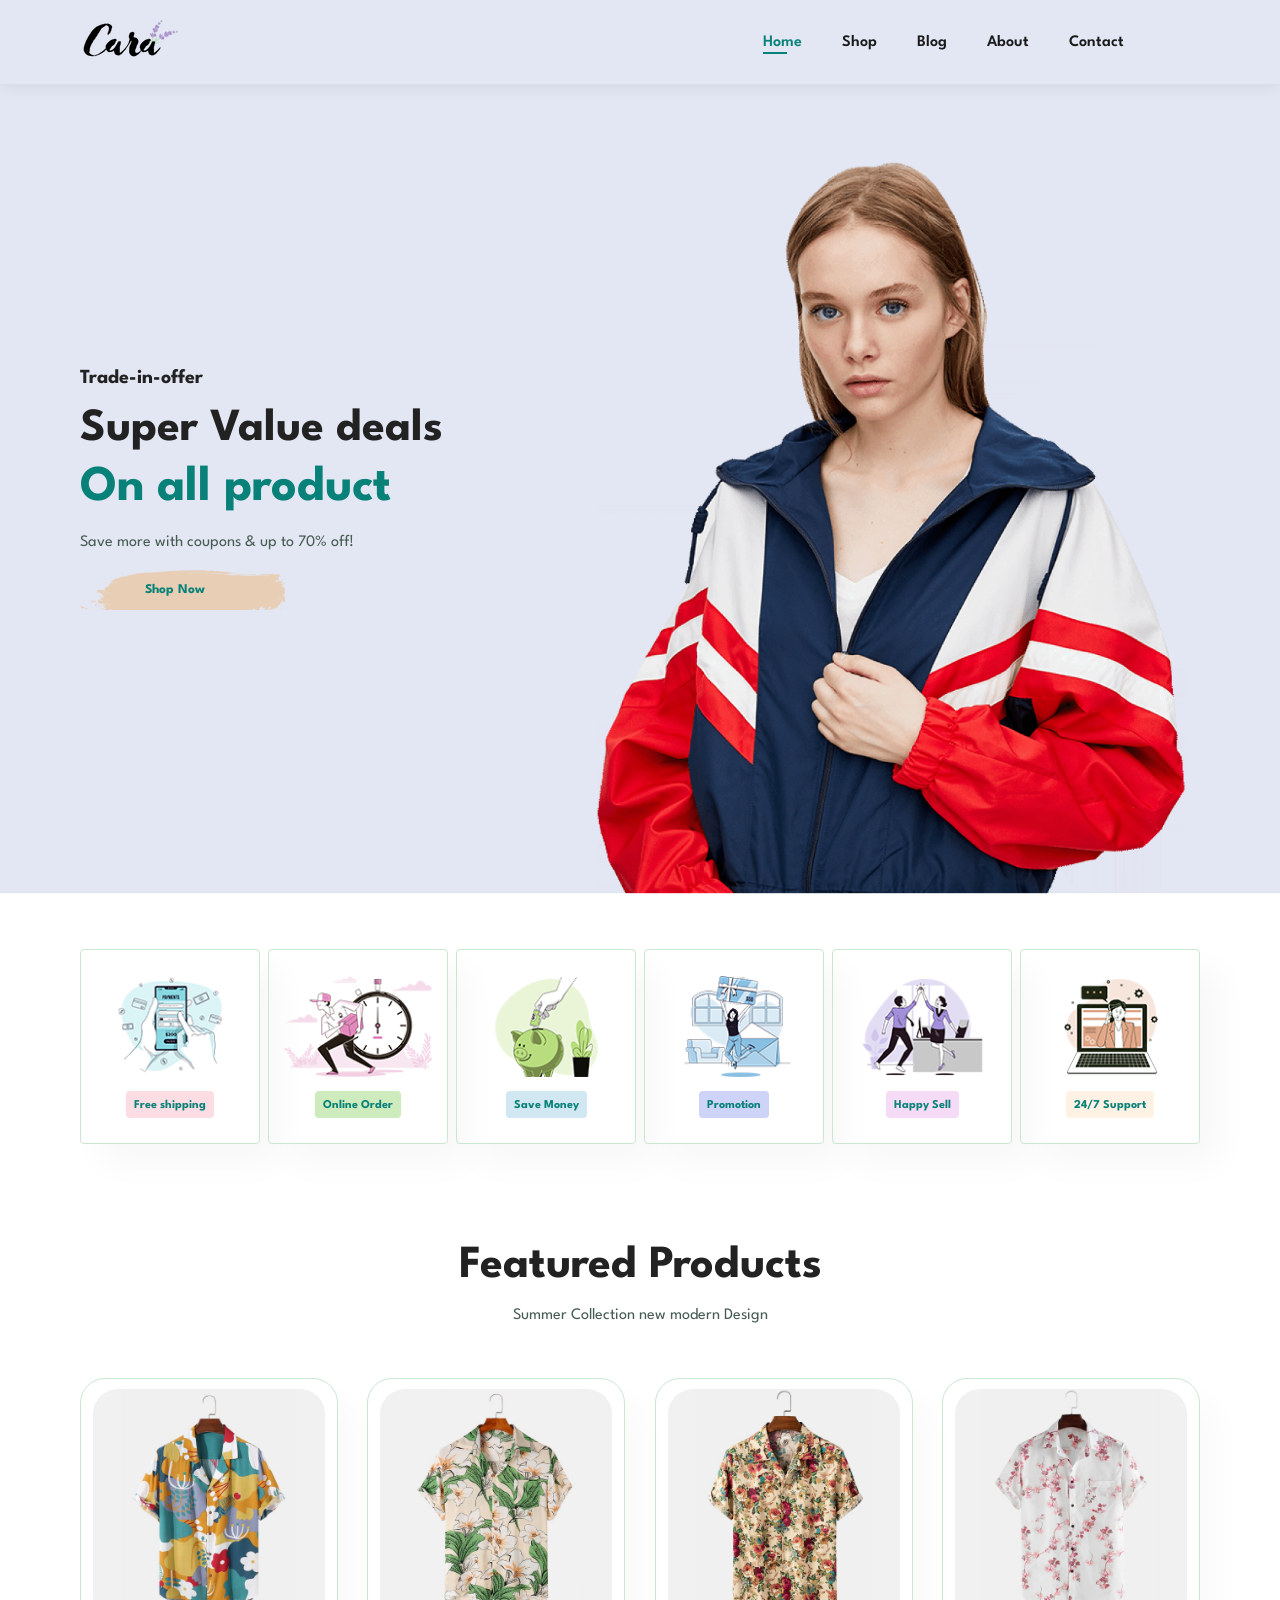
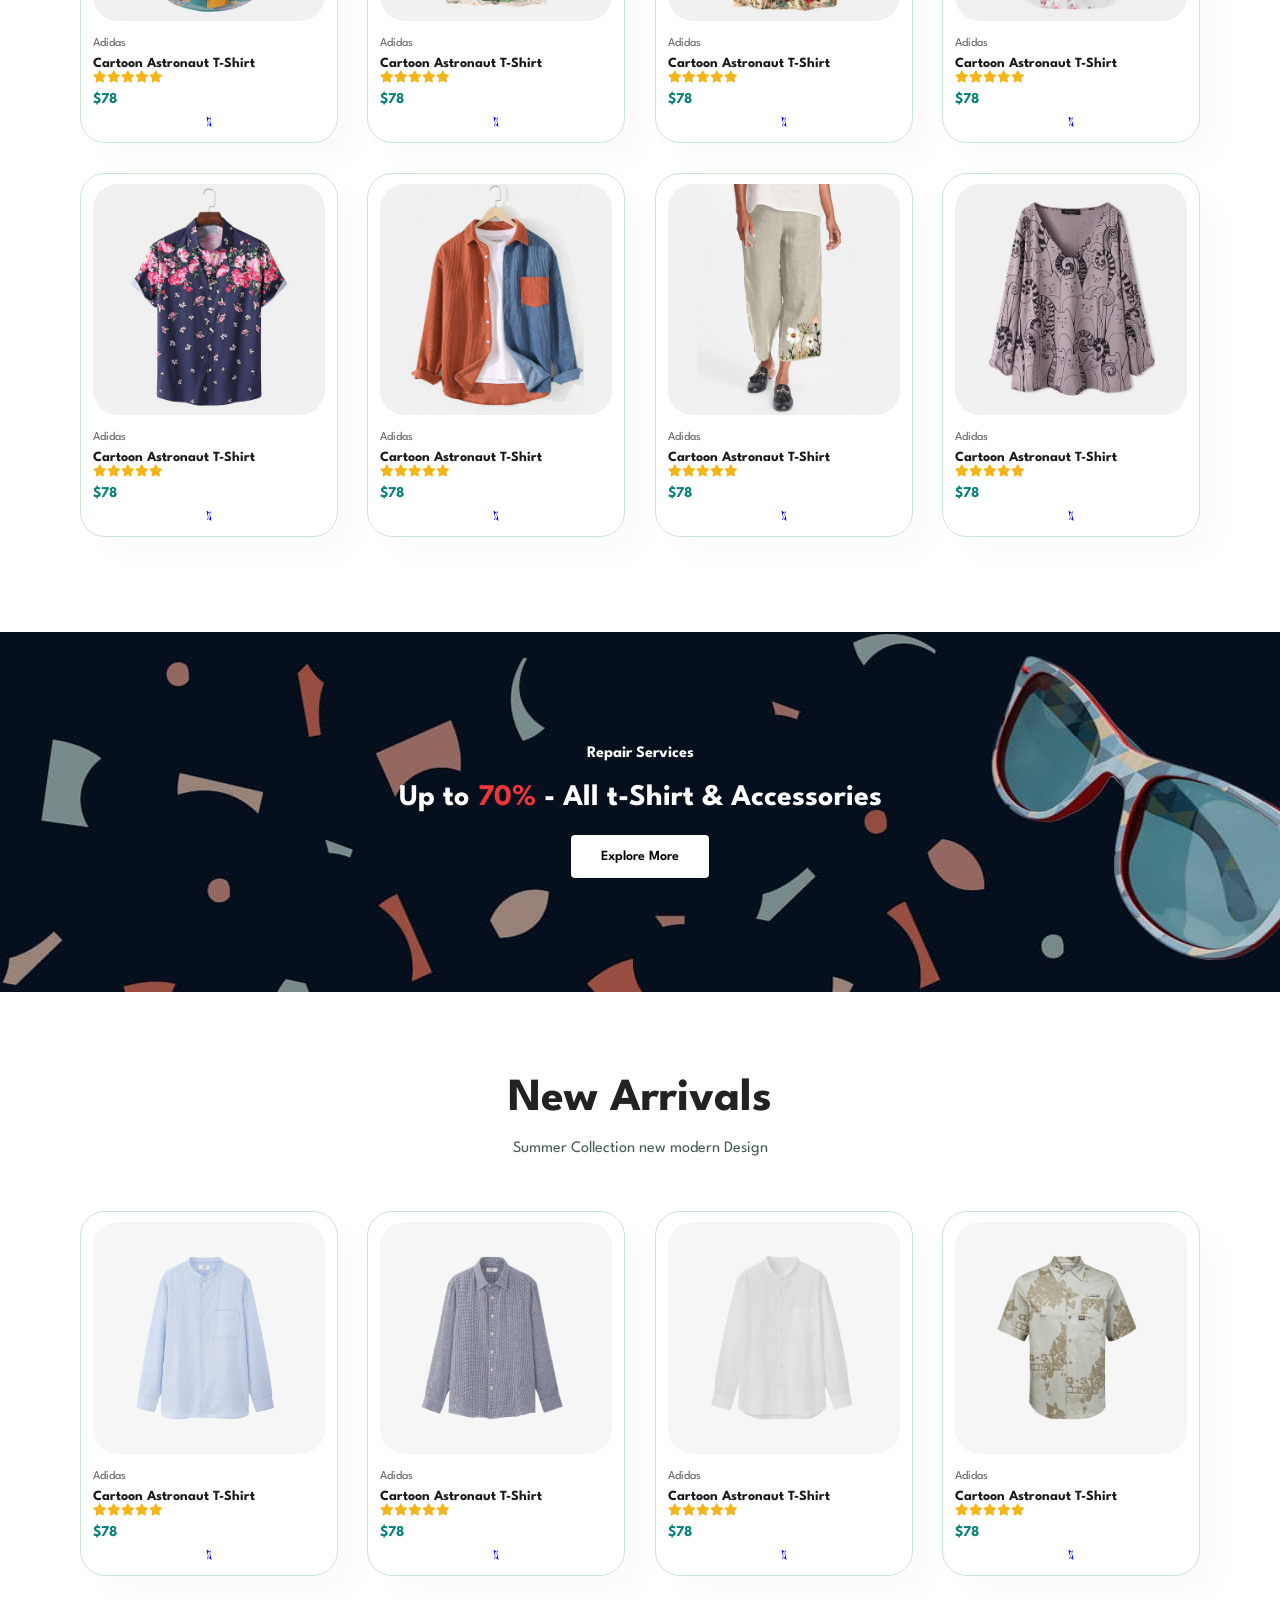
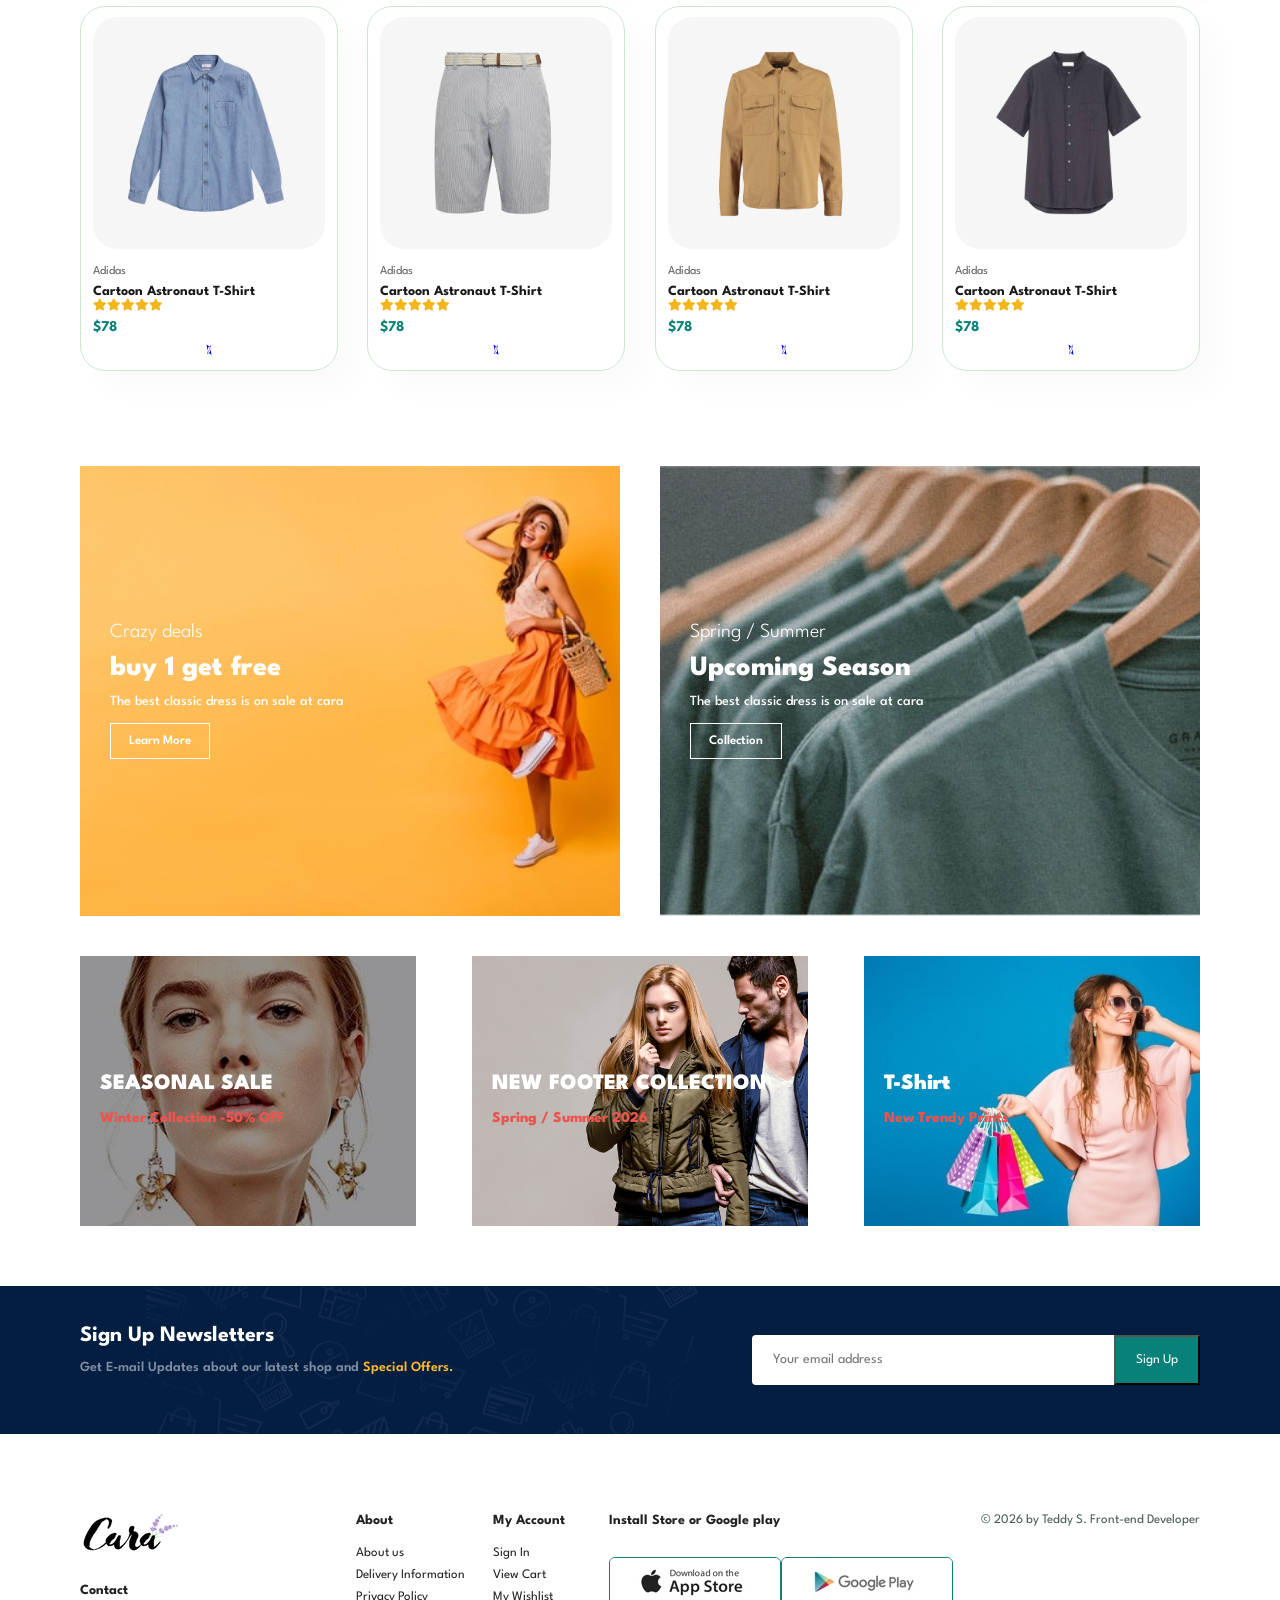
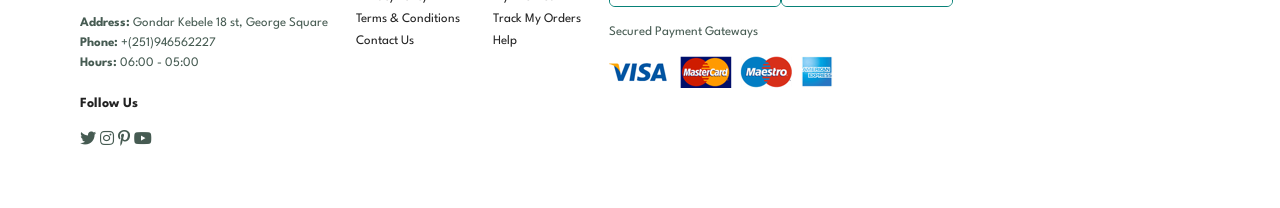
<file: index.html>
<!DOCTYPE html>
<html lang="en">

<head>
    <meta charset="UTF-8">
    <meta http-equiv="X-UA-Compatible" content="IE=edge">
    <meta name="viewport" content="width=device-width, initial-scale=1.0">
    <title>Teddy's E-Commerce Website</title>
    <link rel="stylesheet" href="https://pro.fontawesome.com/releases/v5.10.0/css/all.css">
    <link rel="stylesheet" href="style.css">
</head>

<body>

    <section id="header">
        <a href="#"><img src="img/logo.png" alt="logo"></a>
        <div>
            <ul id="navbar">
                <li><a class="active" href="index.html">Home</a></li>
                <li><a href="shop.html">Shop</a></li>
                <li><a href="blog.html">Blog</a></li>
                <li><a href="about.html">About</a></li>
                <li><a href="contact.html">Contact</a></li>
                <li><a class="lg-bag" href="cart.html"><i class="far fa-shopping-bag"></i></a></li>
                <a href="#" id="close"><i class="far fa-times"></i></a>
            </ul>
        </div>
        <div id="mobile">
            <a href="cart.html"><i class="far fa-shopping-bag"></i></a>
            <i id="bar" class="fas fa-outdent"></i>
        </div>
    </section>

    <section id="hero">
        <h4>Trade-in-offer</h4>
        <h2>Super Value deals</h2>
        <h1>On all product</h1>
        <p>Save more with coupons & up to 70% off!</p>
        <button>Shop Now</button>
    </section>

    <section id="feature" class="section-p1">
        <div class="fe-box"><img src="img/features/f1.png" alt=""><h6>Free shipping</h6></div>
        <div class="fe-box"><img src="img/features/f2.png" alt=""><h6>Online Order</h6></div>
        <div class="fe-box"><img src="img/features/f3.png" alt=""><h6>Save Money</h6></div>
        <div class="fe-box"><img src="img/features/f4.png" alt=""><h6>Promotion</h6></div>
        <div class="fe-box"><img src="img/features/f5.png" alt=""><h6>Happy Sell</h6></div>
        <div class="fe-box"><img src="img/features/f6.png" alt=""><h6>24/7 Support</h6></div>
    </section>

    <section id="product1" class="section-p1">
        <h2>Featured Products</h2>
        <p>Summer Collection new modern Design</p>
        <div class="pro-container">
            <div class="pro"><img src="img/products/f1.jpg" alt=""><div class="des"><span>Adidas</span><h5>Cartoon Astronaut T-Shirt</h5><div class="star"><i class="fas fa-star"></i><i class="fas fa-star"></i><i class="fas fa-star"></i><i class="fas fa-star"></i><i class="fas fa-star"></i></div><h4>$78</h4></div><a href="#"><i class="fal fa-shopping-cart"></i></a></div>
            <div class="pro"><img src="img/products/f2.jpg" alt=""><div class="des"><span>Adidas</span><h5>Cartoon Astronaut T-Shirt</h5><div class="star"><i class="fas fa-star"></i><i class="fas fa-star"></i><i class="fas fa-star"></i><i class="fas fa-star"></i><i class="fas fa-star"></i></div><h4>$78</h4></div><a href="#"><i class="fal fa-shopping-cart"></i></a></div>
            <div class="pro"><img src="img/products/f3.jpg" alt=""><div class="des"><span>Adidas</span><h5>Cartoon Astronaut T-Shirt</h5><div class="star"><i class="fas fa-star"></i><i class="fas fa-star"></i><i class="fas fa-star"></i><i class="fas fa-star"></i><i class="fas fa-star"></i></div><h4>$78</h4></div><a href="#"><i class="fal fa-shopping-cart"></i></a></div>
            <div class="pro"><img src="img/products/f4.jpg" alt=""><div class="des"><span>Adidas</span><h5>Cartoon Astronaut T-Shirt</h5><div class="star"><i class="fas fa-star"></i><i class="fas fa-star"></i><i class="fas fa-star"></i><i class="fas fa-star"></i><i class="fas fa-star"></i></div><h4>$78</h4></div><a href="#"><i class="fal fa-shopping-cart"></i></a></div>
            <div class="pro"><img src="img/products/f5.jpg" alt=""><div class="des"><span>Adidas</span><h5>Cartoon Astronaut T-Shirt</h5><div class="star"><i class="fas fa-star"></i><i class="fas fa-star"></i><i class="fas fa-star"></i><i class="fas fa-star"></i><i class="fas fa-star"></i></div><h4>$78</h4></div><a href="#"><i class="fal fa-shopping-cart"></i></a></div>
            <div class="pro"><img src="img/products/f6.jpg" alt=""><div class="des"><span>Adidas</span><h5>Cartoon Astronaut T-Shirt</h5><div class="star"><i class="fas fa-star"></i><i class="fas fa-star"></i><i class="fas fa-star"></i><i class="fas fa-star"></i><i class="fas fa-star"></i></div><h4>$78</h4></div><a href="#"><i class="fal fa-shopping-cart"></i></a></div>
            <div class="pro"><img src="img/products/f7.jpg" alt=""><div class="des"><span>Adidas</span><h5>Cartoon Astronaut T-Shirt</h5><div class="star"><i class="fas fa-star"></i><i class="fas fa-star"></i><i class="fas fa-star"></i><i class="fas fa-star"></i><i class="fas fa-star"></i></div><h4>$78</h4></div><a href="#"><i class="fal fa-shopping-cart"></i></a></div>
            <div class="pro"><img src="img/products/f8.jpg" alt=""><div class="des"><span>Adidas</span><h5>Cartoon Astronaut T-Shirt</h5><div class="star"><i class="fas fa-star"></i><i class="fas fa-star"></i><i class="fas fa-star"></i><i class="fas fa-star"></i><i class="fas fa-star"></i></div><h4>$78</h4></div><a href="#"><i class="fal fa-shopping-cart"></i></a></div>
        </div>
    </section>

    <section id="banner" class="section-m1">
        <h4>Repair Services</h4>
        <h2>Up to <span>70%</span> - All t-Shirt & Accessories</h2>
        <button class="normal">Explore More</button>
    </section>

    <section id="product1" class="section-p1">
        <h2>New Arrivals</h2>
        <p>Summer Collection new modern Design</p>
        <div class="pro-container">
            <div class="pro"><img src="img/products/n1.jpg" alt=""><div class="des"><span>Adidas</span><h5>Cartoon Astronaut T-Shirt</h5><div class="star"><i class="fas fa-star"></i><i class="fas fa-star"></i><i class="fas fa-star"></i><i class="fas fa-star"></i><i class="fas fa-star"></i></div><h4>$78</h4></div><a href="#"><i class="fal fa-shopping-cart"></i></a></div>
            <div class="pro"><img src="img/products/n2.jpg" alt=""><div class="des"><span>Adidas</span><h5>Cartoon Astronaut T-Shirt</h5><div class="star"><i class="fas fa-star"></i><i class="fas fa-star"></i><i class="fas fa-star"></i><i class="fas fa-star"></i><i class="fas fa-star"></i></div><h4>$78</h4></div><a href="#"><i class="fal fa-shopping-cart"></i></a></div>
            <div class="pro"><img src="img/products/n3.jpg" alt=""><div class="des"><span>Adidas</span><h5>Cartoon Astronaut T-Shirt</h5><div class="star"><i class="fas fa-star"></i><i class="fas fa-star"></i><i class="fas fa-star"></i><i class="fas fa-star"></i><i class="fas fa-star"></i></div><h4>$78</h4></div><a href="#"><i class="fal fa-shopping-cart"></i></a></div>
            <div class="pro"><img src="img/products/n4.jpg" alt=""><div class="des"><span>Adidas</span><h5>Cartoon Astronaut T-Shirt</h5><div class="star"><i class="fas fa-star"></i><i class="fas fa-star"></i><i class="fas fa-star"></i><i class="fas fa-star"></i><i class="fas fa-star"></i></div><h4>$78</h4></div><a href="#"><i class="fal fa-shopping-cart"></i></a></div>
            <div class="pro"><img src="img/products/n5.jpg" alt=""><div class="des"><span>Adidas</span><h5>Cartoon Astronaut T-Shirt</h5><div class="star"><i class="fas fa-star"></i><i class="fas fa-star"></i><i class="fas fa-star"></i><i class="fas fa-star"></i><i class="fas fa-star"></i></div><h4>$78</h4></div><a href="#"><i class="fal fa-shopping-cart"></i></a></div>
            <div class="pro"><img src="img/products/n6.jpg" alt=""><div class="des"><span>Adidas</span><h5>Cartoon Astronaut T-Shirt</h5><div class="star"><i class="fas fa-star"></i><i class="fas fa-star"></i><i class="fas fa-star"></i><i class="fas fa-star"></i><i class="fas fa-star"></i></div><h4>$78</h4></div><a href="#"><i class="fal fa-shopping-cart"></i></a></div>
            <div class="pro"><img src="img/products/n7.jpg" alt=""><div class="des"><span>Adidas</span><h5>Cartoon Astronaut T-Shirt</h5><div class="star"><i class="fas fa-star"></i><i class="fas fa-star"></i><i class="fas fa-star"></i><i class="fas fa-star"></i><i class="fas fa-star"></i></div><h4>$78</h4></div><a href="#"><i class="fal fa-shopping-cart"></i></a></div>
            <div class="pro"><img src="img/products/n8.jpg" alt=""><div class="des"><span>Adidas</span><h5>Cartoon Astronaut T-Shirt</h5><div class="star"><i class="fas fa-star"></i><i class="fas fa-star"></i><i class="fas fa-star"></i><i class="fas fa-star"></i><i class="fas fa-star"></i></div><h4>$78</h4></div><a href="#"><i class="fal fa-shopping-cart"></i></a></div>
        </div>
    </section>

    <section id="sm-banner" class="section-p1">
        <div class="banner-box"><h4>Crazy deals</h4><h2>buy 1 get free</h2><span>The best classic dress is on sale at cara</span><button class="white">Learn More</button></div>
        <div class="banner-box banner-box2"><h4>Spring / Summer</h4><h2>Upcoming Season</h2><span>The best classic dress is on sale at cara</span><button class="white">Collection</button></div>
    </section>

    <section id="banner3">
        <div class="banner-box"><h2>SEASONAL SALE</h2><h3>Winter Collection -50% OFF</h3></div>
        <div class="banner-box banner-box2"><h2>NEW FOOTER COLLECTION</h2><h3>Spring / Summer 2026</h3></div>
        <div class="banner-box banner-box3"><h2>T-Shirt</h2><h3>New Trendy Prints</h3></div>
    </section>

    <section id="newsletter" class="section-p1 section-m1">
        <div class="newstext"><h4>Sign Up Newsletters</h4><p>Get E-mail Updates about our latest shop and <span>Special Offers.</span></p></div>
        <div class="form"><input type="text" placeholder="Your email address"><button>Sign Up</button></div>
    </section>

    <footer class="section-p1">
        <div class="col"><img class="logo" src="img/logo.png" alt=""><h4>Contact</h4><p><strong>Address: </strong>Gondar Kebele 18 st, George Square</p><p><strong>Phone: </strong>+(251)946562227</p><p><strong>Hours: </strong>06:00 - 05:00</p><div class="follow"><h4>Follow Us</h4><div class="icon"><i class="fab fa-twitter"></i><i class="fab fa-instagram"></i><i class="fab fa-pinterest-p"></i><i class="fab fa-youtube"></i></div></div></div>
        <div class="col"><h4>About</h4><a href="#">About us</a><a href="#">Delivery Information</a><a href="#">Privacy Policy</a><a href="#">Terms & Conditions</a><a href="#">Contact Us</a></div>
        <div class="col"><h4>My Account</h4><a href="#">Sign In</a><a href="#">View Cart</a><a href="#">My Wishlist</a><a href="#">Track My Orders</a><a href="#">Help</a></div>
        <div class="col install"><h4>Install Store or Google play</h4><div class="row"><img src="img/pay/app.jpg" alt=""><img src="img/pay/play.jpg" alt=""></div><p>Secured Payment Gateways</p><img src="img/pay/pay.png" alt=""></div>
        <div class="copyright"><p>&copy; 2026 by Teddy S. Front-end Developer</p></div>
    </footer>

    <script src="script.js"></script>
</body>

</html>
</file>
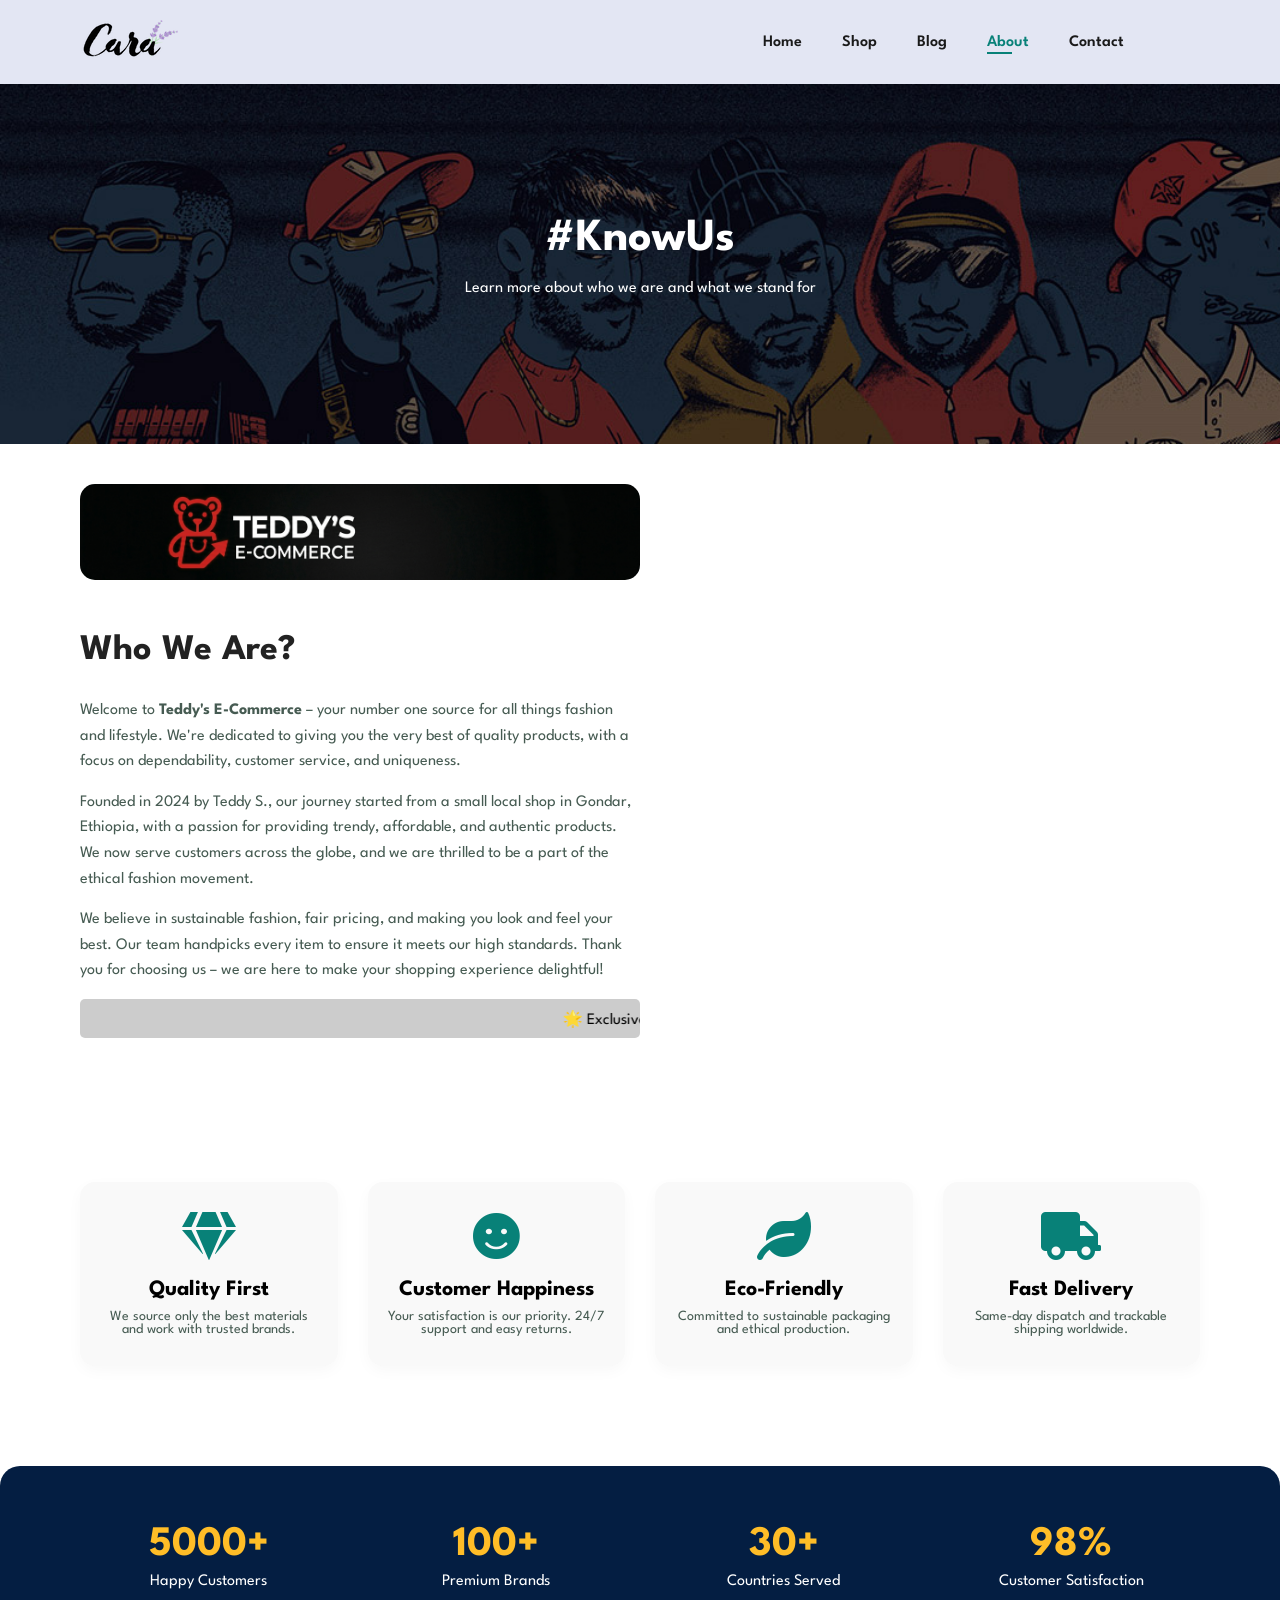
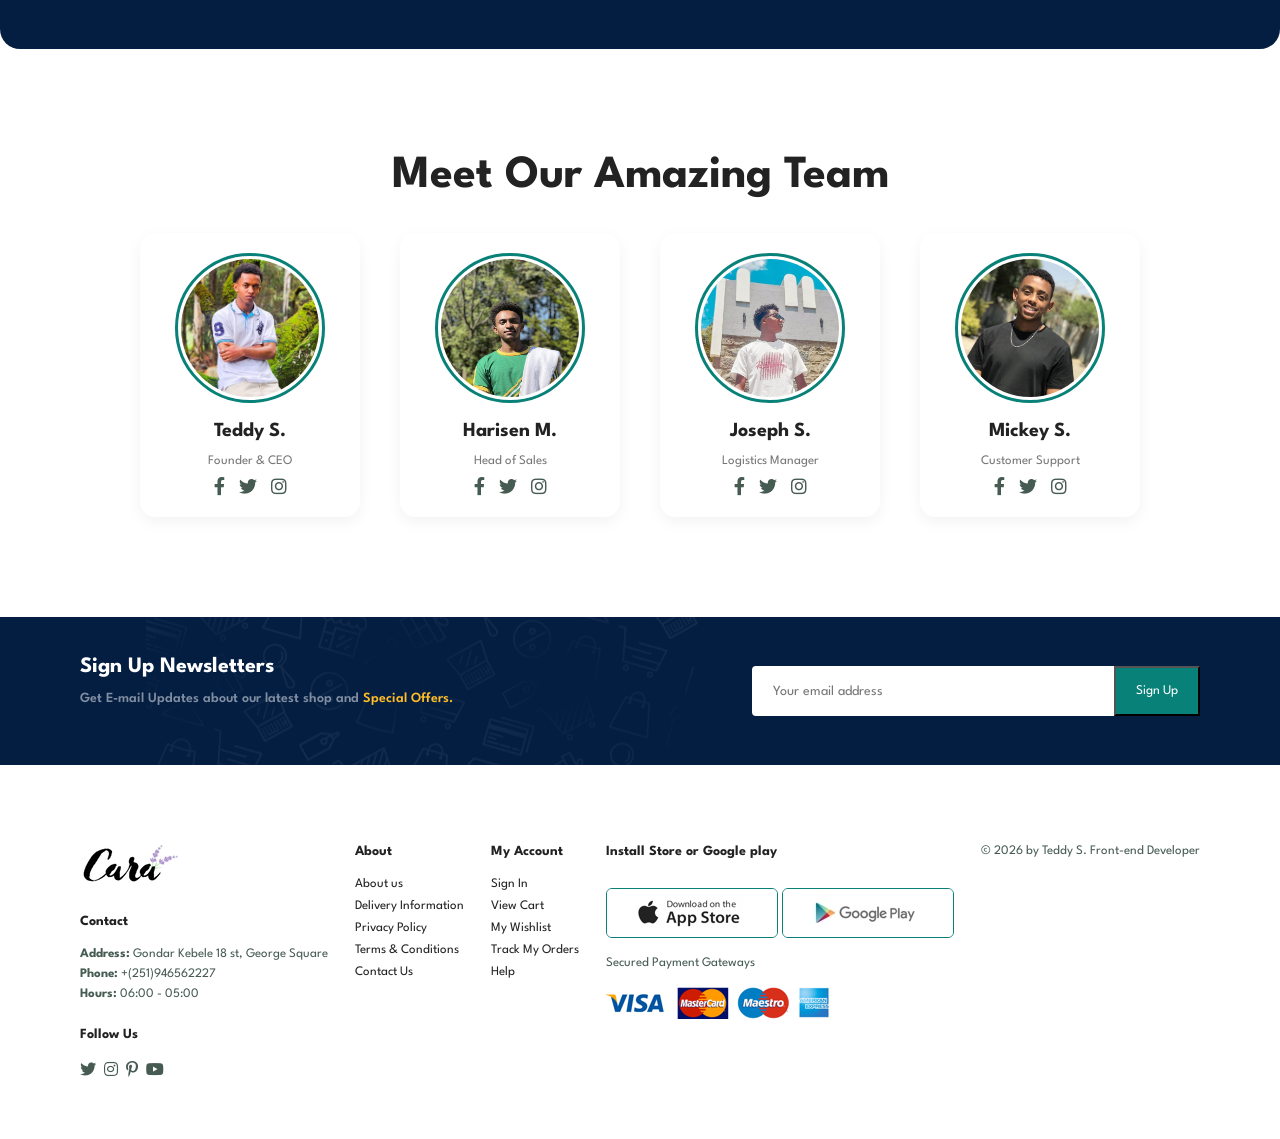
<file: about.html>
<!DOCTYPE html>
<html lang="en">

<head>
    <meta charset="UTF-8">
    <meta http-equiv="X-UA-Compatible" content="IE=edge">
    <meta name="viewport" content="width=device-width, initial-scale=1.0">
    <title>Teddy's E-Commerce - About Us</title>
    <link rel="stylesheet" href="https://pro.fontawesome.com/releases/v5.10.0/css/all.css">
    <link rel="stylesheet" href="style.css">
    <style>
        /* About page specific styles */
        #about-head {
            display: flex;
            align-items: center;
            gap: 40px;
            flex-wrap: wrap;
        }
        #about-head .about-img {
            width: 50%;
        }
        #about-head .about-img img {
            width: 100%;
            border-radius: 15px;
        }
        #about-head .about-details {
            width: 50%;
        }
        #about-head .about-details h2 {
            font-size: 36px;
            margin-bottom: 20px;
        }
        #about-head .about-details p {
            margin: 15px 0;
            line-height: 1.6;
        }
        #about-head .about-details marquee {
            background-color: #ccc;
            padding: 10px;
            border-radius: 5px;
        }

        /* Values / Features section */
        #values {
            display: flex;
            justify-content: space-between;
            flex-wrap: wrap;
            gap: 30px;
            margin: 60px 0;
        }
        .value-box {
            flex: 1;
            text-align: center;
            padding: 30px 20px;
            background: #f9f9f9;
            border-radius: 15px;
            transition: 0.3s;
            box-shadow: 0 5px 15px rgba(0,0,0,0.03);
        }
        .value-box:hover {
            box-shadow: 0 5px 20px rgba(0,0,0,0.08);
            transform: translateY(-5px);
        }
        .value-box i {
            font-size: 48px;
            color: #088178;
            margin-bottom: 20px;
        }
        .value-box h3 {
            font-size: 22px;
            margin-bottom: 10px;
        }
        .value-box p {
            font-size: 14px;
            color: #465b52;
            margin: 0;
        }

        /* Team section */
        #team {
            margin: 60px 0;
            text-align: center;
        }
        #team h2 {
            margin-bottom: 30px;
        }
        .team-container {
            display: flex;
            justify-content: center;
            flex-wrap: wrap;
            gap: 40px;
        }
        .team-member {
            width: 220px;
            text-align: center;
            background: #fff;
            padding: 20px;
            border-radius: 15px;
            box-shadow: 0 5px 15px rgba(0,0,0,0.05);
            transition: 0.3s;
        }
        .team-member:hover {
            transform: translateY(-5px);
        }
        .team-member img {
            width: 150px;
            height: 150px;
            border-radius: 50%;
            object-fit: cover;
            margin-bottom: 15px;
            border: 3px solid #088178;
            padding: 3px;
        }
        .team-member h4 {
            font-size: 20px;
            margin-bottom: 5px;
        }
        .team-member p {
            font-size: 13px;
            color: #777;
            margin-bottom: 10px;
        }
        .team-member .social-icons i {
            font-size: 18px;
            color: #465b52;
            margin: 0 5px;
            cursor: pointer;
            transition: 0.2s;
        }
        .team-member .social-icons i:hover {
            color: #088178;
        }

        /* Stats / Achievements */
        #stats {
            display: flex;
            justify-content: space-between;
            flex-wrap: wrap;
            gap: 30px;
            background-color: #041e42;
            color: white;
            padding: 60px 80px;
            border-radius: 20px;
            margin: 60px 0;
        }
        .stat-item {
            text-align: center;
            flex: 1;
        }
        .stat-item h3 {
            font-size: 42px;
            margin-bottom: 10px;
            color: #ffbd27;
        }
        .stat-item p {
            font-size: 16px;
            margin: 0;
            color: #fff;
        }

        @media (max-width: 799px) {
            #about-head .about-img,
            #about-head .about-details {
                width: 100%;
            }
            #stats {
                padding: 40px 20px;
            }
            .stat-item h3 {
                font-size: 32px;
            }
            .team-member {
                width: 180px;
            }
        }
        @media (max-width: 477px) {
            .value-box {
                flex: 1 1 100%;
            }
            .team-member {
                width: 100%;
                max-width: 250px;
            }
        }
    </style>
</head>

<body>

    <section id="header">
        <a href="#"><img src="img/logo.png" alt="logo"></a>
        <div>
            <ul id="navbar">
                <li><a href="index.html">Home</a></li>
                <li><a href="shop.html">Shop</a></li>
                <li><a href="blog.html">Blog</a></li>
                <li><a class="active" href="about.html">About</a></li>
                <li><a href="contact.html">Contact</a></li>
                <li><a class="lg-bag" href="cart.html"><i class="far fa-shopping-bag"></i></a></li>
                <a href="#" id="close"><i class="far fa-times"></i></a>
            </ul>
        </div>
        <div id="mobile">
            <a href="cart.html"><i class="far fa-shopping-bag"></i></a>
            <i id="bar" class="fas fa-outdent"></i>
        </div>
    </section>

    <section id="page-header" class="about-header">
        <h2>#KnowUs</h2>
        <p>Learn more about who we are and what we stand for</p>
    </section>

    <section id="about-head" class="section-p1">
        <div class="about-img">
            <img src="img/about/a1.jpg.png" alt="About Us">
        </div>
        <div class="about-details">
            <h2>Who We Are?</h2>
            <p>
                Welcome to <strong>Teddy's E-Commerce</strong> – your number one source for all things fashion and lifestyle. 
                We're dedicated to giving you the very best of quality products, with a focus on dependability, customer service, and uniqueness.
            </p>
            <p>
                Founded in 2024 by Teddy S., our journey started from a small local shop in Gondar, Ethiopia, with a passion for providing trendy, affordable, and authentic products. 
                We now serve customers across the globe, and we are thrilled to be a part of the ethical fashion movement.
            </p>
            <p>
                We believe in sustainable fashion, fair pricing, and making you look and feel your best. Our team handpicks every item to ensure it meets our high standards.
                Thank you for choosing us – we are here to make your shopping experience delightful!
            </p>
            <marquee bgcolor="#ccc" loop="-1" scrollamount="5" width="100%">🌟 Exclusive offers, new arrivals, and up to 70% off – stay connected with us! 🌟</marquee>
        </div>
    </section>

    <!-- Our Values -->
    <section id="values" class="section-p1">
        <div class="value-box">
            <i class="fas fa-gem"></i>
            <h3>Quality First</h3>
            <p>We source only the best materials and work with trusted brands.</p>
        </div>
        <div class="value-box">
            <i class="fas fa-smile"></i>
            <h3>Customer Happiness</h3>
            <p>Your satisfaction is our priority. 24/7 support and easy returns.</p>
        </div>
        <div class="value-box">
            <i class="fas fa-leaf"></i>
            <h3>Eco-Friendly</h3>
            <p>Committed to sustainable packaging and ethical production.</p>
        </div>
        <div class="value-box">
            <i class="fas fa-truck"></i>
            <h3>Fast Delivery</h3>
            <p>Same-day dispatch and trackable shipping worldwide.</p>
        </div>
    </section>

    <!-- Stats / Achievements -->
    <section id="stats" class="section-p1">
        <div class="stat-item">
            <h3>5000+</h3>
            <p>Happy Customers</p>
        </div>
        <div class="stat-item">
            <h3>100+</h3>
            <p>Premium Brands</p>
        </div>
        <div class="stat-item">
            <h3>30+</h3>
            <p>Countries Served</p>
        </div>
        <div class="stat-item">
            <h3>98%</h3>
            <p>Customer Satisfaction</p>
        </div>
    </section>

    <!-- Meet the Team -->
    <section id="team" class="section-p1">
        <h2>Meet Our Amazing Team</h2>
        <div class="team-container">
            <div class="team-member">
                <img src="img/team/t1.jpg" alt="Teddy">
                <h4>Teddy S.</h4>
                <p>Founder & CEO</p>
                <div class="social-icons">
                    <i class="fab fa-facebook-f"></i>
                    <i class="fab fa-twitter"></i>
                    <i class="fab fa-instagram"></i>
                </div>
            </div>
            <div class="team-member">
                <img src="img/team/t2.jpeg" alt="Meron">
                <h4>Harisen M.</h4>
                <p>Head of Sales</p>
                <div class="social-icons">
                    <i class="fab fa-facebook-f"></i>
                    <i class="fab fa-twitter"></i>
                    <i class="fab fa-instagram"></i>
                </div>
            </div>
            <div class="team-member">
                <img src="img/team/t3.jpg" alt="Dawit">
                <h4>Joseph S.</h4>
                <p>Logistics Manager</p>
                <div class="social-icons">
                    <i class="fab fa-facebook-f"></i>
                    <i class="fab fa-twitter"></i>
                    <i class="fab fa-instagram"></i>
                </div>
            </div>
            <div class="team-member">
                <img src="img/team/t4.jpg" alt="Hanna">
                <h4>Mickey S.</h4>
                <p>Customer Support</p>
                <div class="social-icons">
                    <i class="fab fa-facebook-f"></i>
                    <i class="fab fa-twitter"></i>
                    <i class="fab fa-instagram"></i>
                </div>
            </div>
        </div>
    </section>

    <!-- Newsletter -->
    <section id="newsletter" class="section-p1 section-m1">
        <div class="newstext">
            <h4>Sign Up Newsletters</h4>
            <p>Get E-mail Updates about our latest shop and <span>Special Offers.</span></p>
        </div>
        <div class="form">
            <input type="text" placeholder="Your email address">
            <button>Sign Up</button>
        </div>
    </section>

    <!-- Footer -->
    <footer class="section-p1">
        <div class="col">
            <img class="logo" src="img/logo.png" alt="">
            <h4>Contact</h4>
            <p><strong>Address: </strong>Gondar Kebele 18 st, George Square</p>
            <p><strong>Phone: </strong>+(251)946562227</p>
            <p><strong>Hours: </strong>06:00 - 05:00</p>
            <div class="follow">
                <h4>Follow Us</h4>
                <div class="icon">
                    <i class="fab fa-twitter"></i>
                    <i class="fab fa-instagram"></i>
                    <i class="fab fa-pinterest-p"></i>
                    <i class="fab fa-youtube"></i>
                </div>
            </div>
        </div>
        <div class="col">
            <h4>About</h4>
            <a href="#">About us</a>
            <a href="#">Delivery Information</a>
            <a href="#">Privacy Policy</a>
            <a href="#">Terms & Conditions</a>
            <a href="#">Contact Us</a>
        </div>
        <div class="col">
            <h4>My Account</h4>
            <a href="#">Sign In</a>
            <a href="#">View Cart</a>
            <a href="#">My Wishlist</a>
            <a href="#">Track My Orders</a>
            <a href="#">Help</a>
        </div>
        <div class="col install">
            <h4>Install Store or Google play</h4>
            <div class="row">
                <img src="img/pay/app.jpg" alt="">
                <img src="img/pay/play.jpg" alt="">
            </div>
            <p>Secured Payment Gateways</p>
            <img src="img/pay/pay.png" alt="">
        </div>
        <div class="copyright">
            <p>&copy; 2026 by Teddy S. Front-end Developer</p>
        </div>
    </footer>

    <script src="script.js"></script>
</body>

</html>
</file>
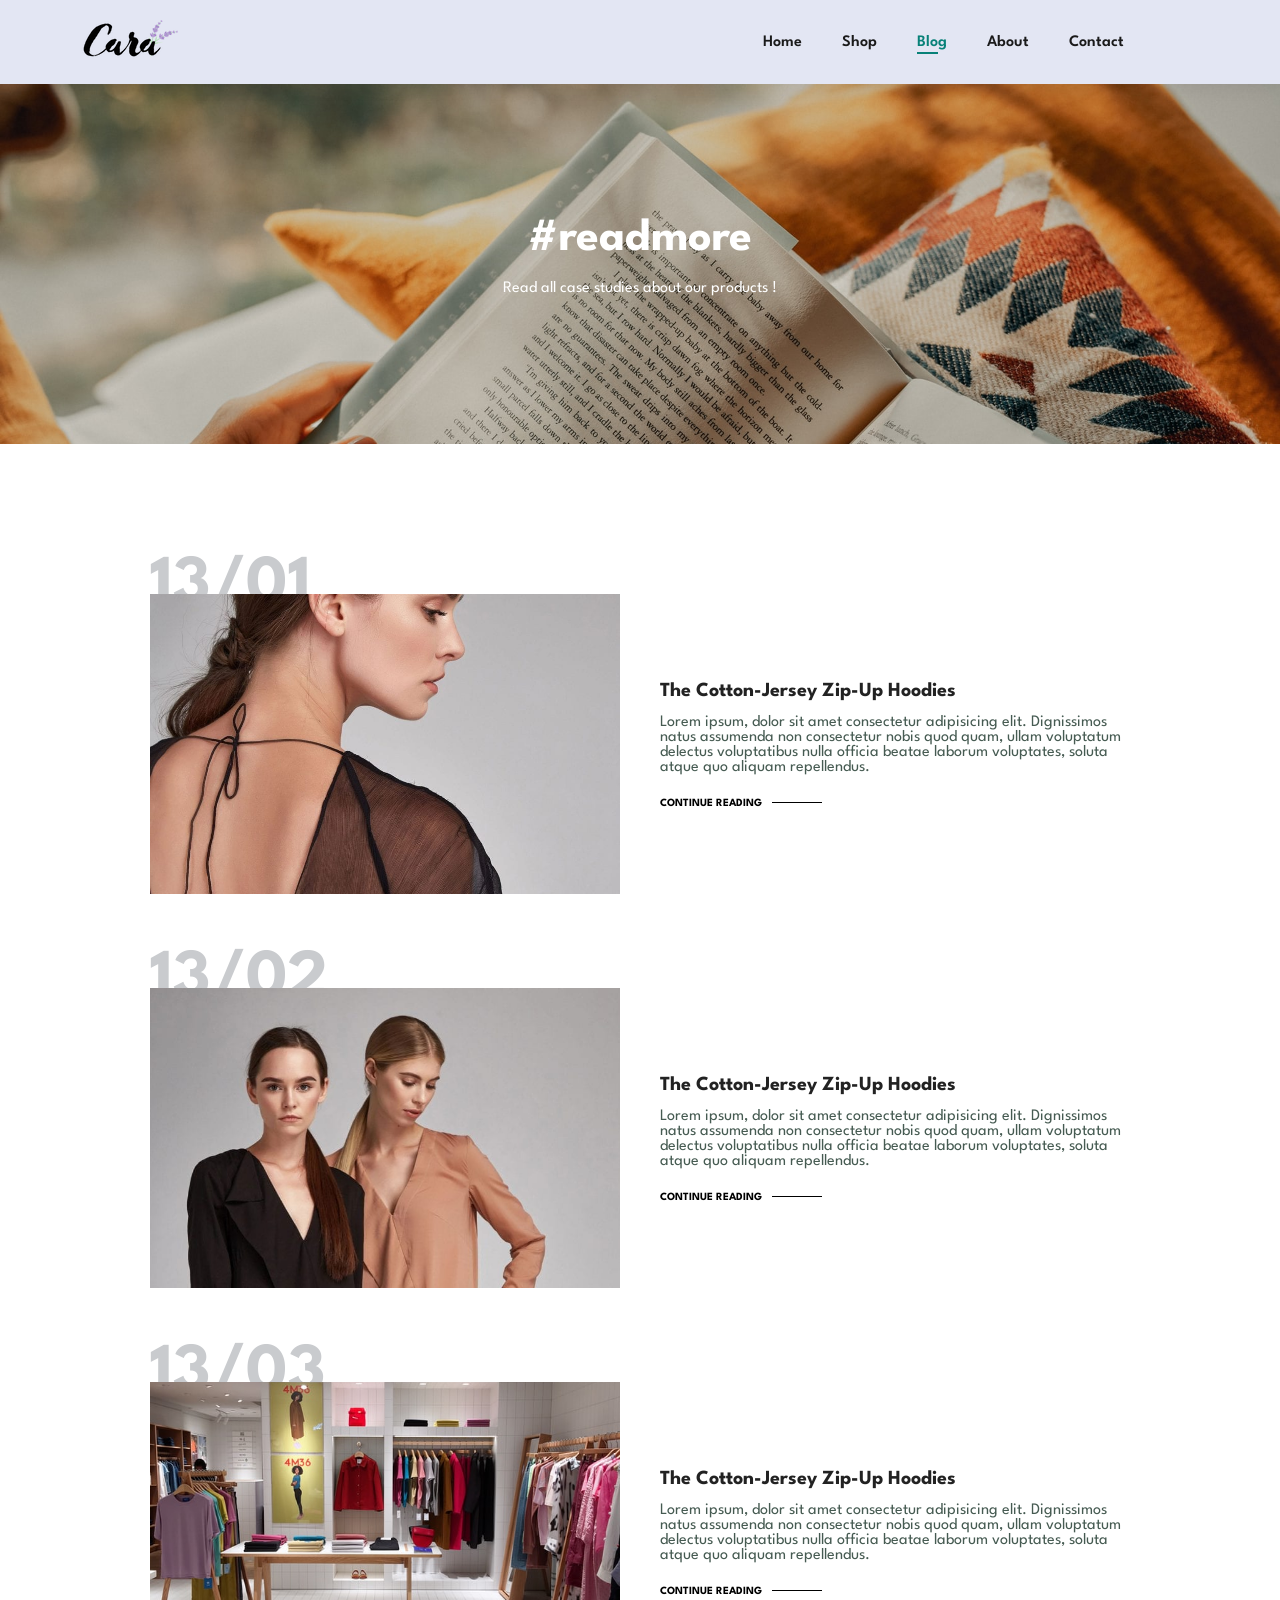
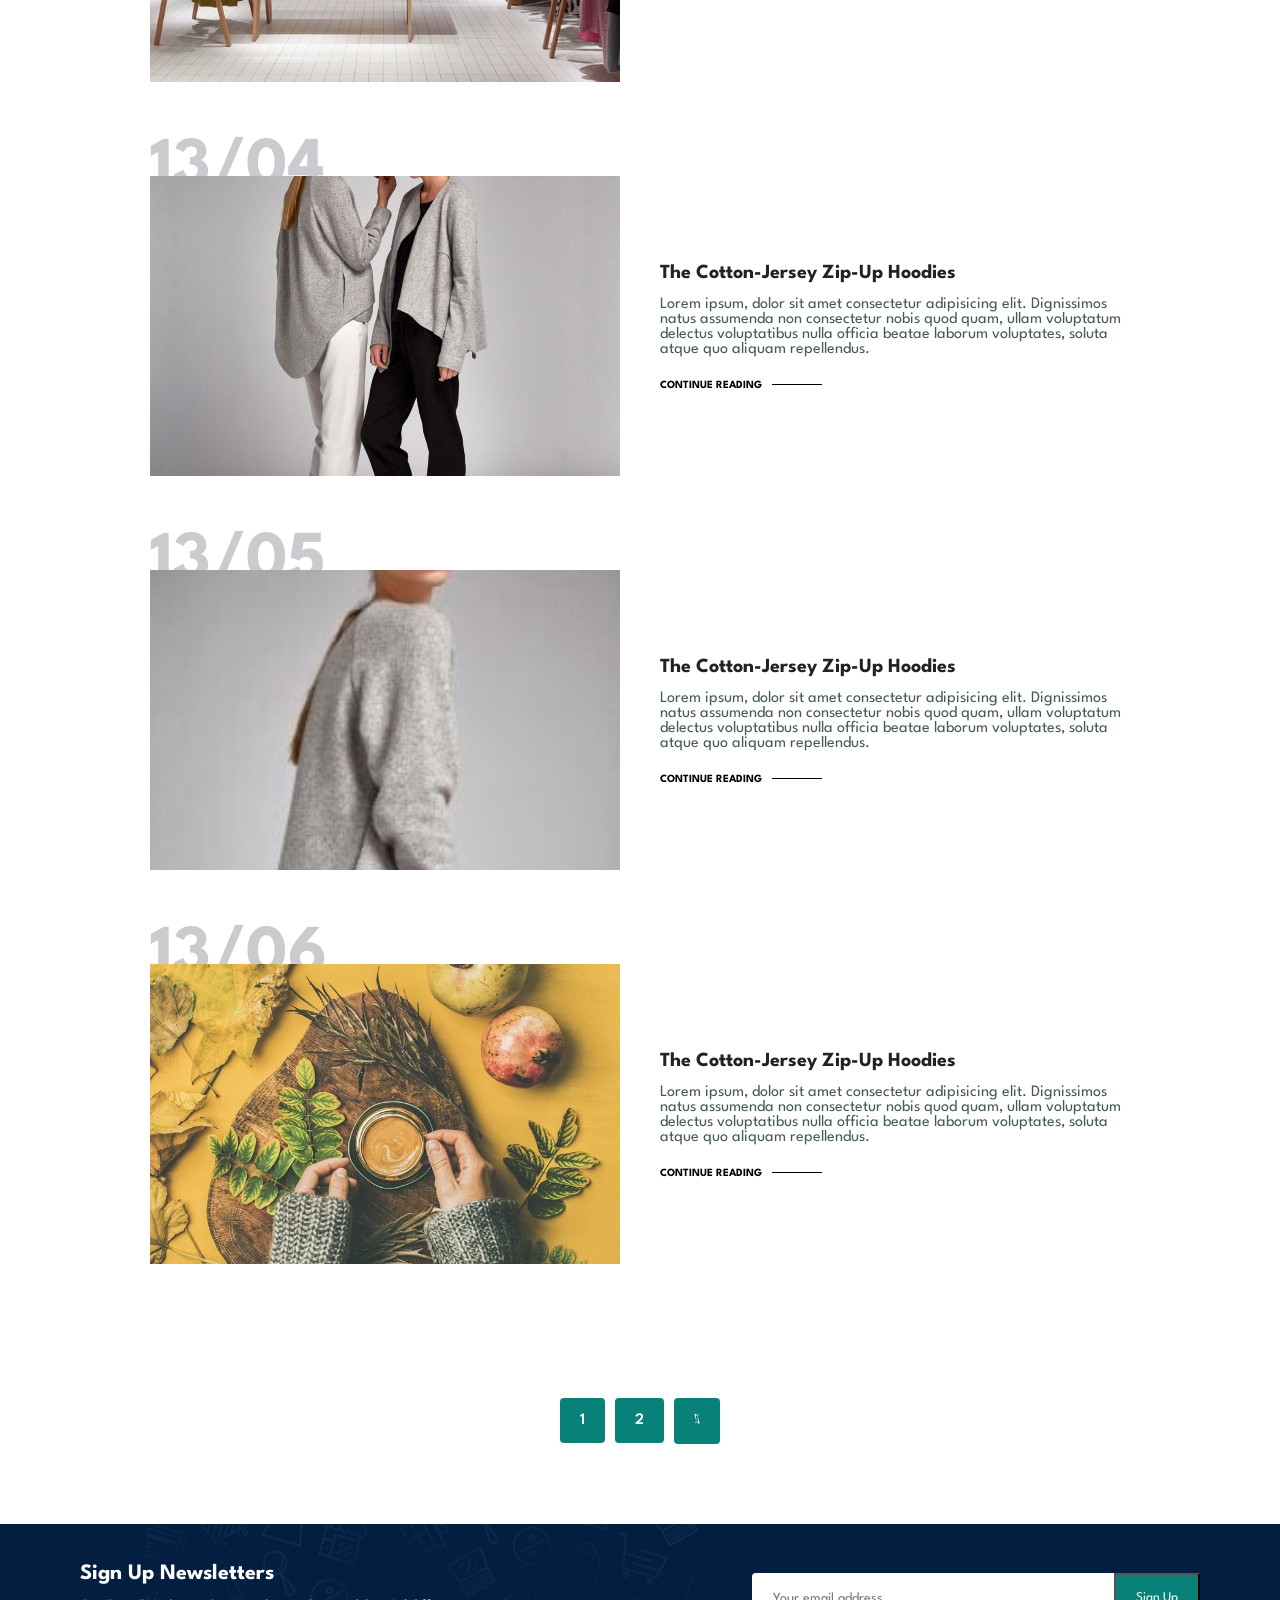
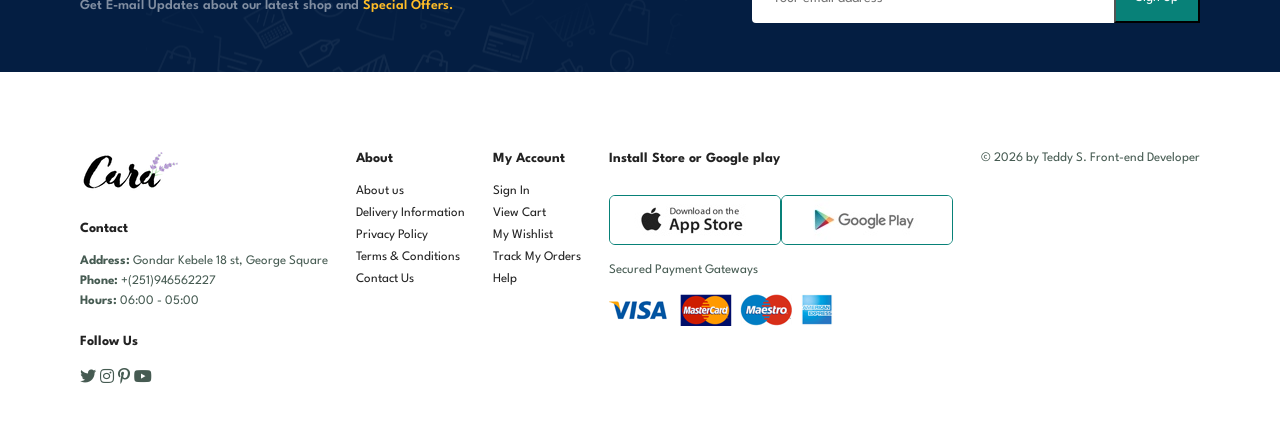
<file: blog.html>
<!DOCTYPE html>
<html lang="en">

<head>
    <meta charset="UTF-8">
    <meta http-equiv="X-UA-Compatible" content="IE=edge">
    <meta name="viewport" content="width=device-width, initial-scale=1.0">
    <title>Teddy's E-Commerce Website - Blog</title>
    <link rel="stylesheet" href="https://pro.fontawesome.com/releases/v5.10.0/css/all.css">
    <link rel="stylesheet" href="style.css">
</head>

<body>

    <section id="header">
        <a href="#"><img src="img/logo.png" alt="logo"></a>
        <div>
            <ul id="navbar">
                <li><a href="index.html">Home</a></li>
                <li><a href="shop.html">Shop</a></li>
                <li><a class="active" href="blog.html">Blog</a></li>
                <li><a href="about.html">About</a></li>
                <li><a href="contact.html">Contact</a></li>
                <li><a class="lg-bag" href="cart.html"><i class="far fa-shopping-bag"></i></a></li>
                <a href="#" id="close"><i class="far fa-times"></i></a>
            </ul>
        </div>
        <div id="mobile">
            <a href="cart.html"><i class="far fa-shopping-bag"></i></a>
            <i id="bar" class="fas fa-outdent"></i>
        </div>
    </section>

    <section id="page-header" class="blog-header">
        <h2>#readmore</h2>
        <p>Read all case studies about our products !</p>
    </section>

    <section id="blog">
        <div class="blog-box"><div class="blog-img"><img src="img/blog/b1.jpg" alt=""></div><div class="blog-details"><h4>The Cotton-Jersey Zip-Up Hoodies</h4><p>Lorem ipsum, dolor sit amet consectetur adipisicing elit. Dignissimos natus assumenda non consectetur nobis quod quam, ullam voluptatum delectus voluptatibus nulla officia beatae laborum voluptates, soluta atque quo aliquam repellendus.</p><a href="#">CONTINUE READING</a></div><h1>13/01</h1></div>
        <div class="blog-box"><div class="blog-img"><img src="img/blog/b2.jpg" alt=""></div><div class="blog-details"><h4>The Cotton-Jersey Zip-Up Hoodies</h4><p>Lorem ipsum, dolor sit amet consectetur adipisicing elit. Dignissimos natus assumenda non consectetur nobis quod quam, ullam voluptatum delectus voluptatibus nulla officia beatae laborum voluptates, soluta atque quo aliquam repellendus.</p><a href="#">CONTINUE READING</a></div><h1>13/02</h1></div>
        <div class="blog-box"><div class="blog-img"><img src="img/blog/b3.jpg" alt=""></div><div class="blog-details"><h4>The Cotton-Jersey Zip-Up Hoodies</h4><p>Lorem ipsum, dolor sit amet consectetur adipisicing elit. Dignissimos natus assumenda non consectetur nobis quod quam, ullam voluptatum delectus voluptatibus nulla officia beatae laborum voluptates, soluta atque quo aliquam repellendus.</p><a href="#">CONTINUE READING</a></div><h1>13/03</h1></div>
        <div class="blog-box"><div class="blog-img"><img src="img/blog/b4.jpg" alt=""></div><div class="blog-details"><h4>The Cotton-Jersey Zip-Up Hoodies</h4><p>Lorem ipsum, dolor sit amet consectetur adipisicing elit. Dignissimos natus assumenda non consectetur nobis quod quam, ullam voluptatum delectus voluptatibus nulla officia beatae laborum voluptates, soluta atque quo aliquam repellendus.</p><a href="#">CONTINUE READING</a></div><h1>13/04</h1></div>
        <div class="blog-box"><div class="blog-img"><img src="img/blog/b5.jpg" alt=""></div><div class="blog-details"><h4>The Cotton-Jersey Zip-Up Hoodies</h4><p>Lorem ipsum, dolor sit amet consectetur adipisicing elit. Dignissimos natus assumenda non consectetur nobis quod quam, ullam voluptatum delectus voluptatibus nulla officia beatae laborum voluptates, soluta atque quo aliquam repellendus.</p><a href="#">CONTINUE READING</a></div><h1>13/05</h1></div>
        <div class="blog-box"><div class="blog-img"><img src="img/blog/b6.jpg" alt=""></div><div class="blog-details"><h4>The Cotton-Jersey Zip-Up Hoodies</h4><p>Lorem ipsum, dolor sit amet consectetur adipisicing elit. Dignissimos natus assumenda non consectetur nobis quod quam, ullam voluptatum delectus voluptatibus nulla officia beatae laborum voluptates, soluta atque quo aliquam repellendus.</p><a href="#">CONTINUE READING</a></div><h1>13/06</h1></div>
    </section>

    <section id="pagination" class="section-p1">
        <a href="#">1</a><a href="#">2</a><a href="#"><i class="fal fa-long-arrow-alt-right"></i></a>
    </section>

    <section id="newsletter" class="section-p1 section-m1">
        <div class="newstext"><h4>Sign Up Newsletters</h4><p>Get E-mail Updates about our latest shop and <span>Special Offers.</span></p></div>
        <div class="form"><input type="text" placeholder="Your email address"><button>Sign Up</button></div>
    </section>

    <footer class="section-p1">
        <div class="col"><img class="logo" src="img/logo.png" alt=""><h4>Contact</h4><p><strong>Address: </strong>Gondar Kebele 18 st, George Square</p><p><strong>Phone: </strong>+(251)946562227</p><p><strong>Hours: </strong>06:00 - 05:00</p><div class="follow"><h4>Follow Us</h4><div class="icon"><i class="fab fa-twitter"></i><i class="fab fa-instagram"></i><i class="fab fa-pinterest-p"></i><i class="fab fa-youtube"></i></div></div></div>
        <div class="col"><h4>About</h4><a href="#">About us</a><a href="#">Delivery Information</a><a href="#">Privacy Policy</a><a href="#">Terms & Conditions</a><a href="#">Contact Us</a></div>
        <div class="col"><h4>My Account</h4><a href="#">Sign In</a><a href="#">View Cart</a><a href="#">My Wishlist</a><a href="#">Track My Orders</a><a href="#">Help</a></div>
        <div class="col install"><h4>Install Store or Google play</h4><div class="row"><img src="img/pay/app.jpg" alt=""><img src="img/pay/play.jpg" alt=""></div><p>Secured Payment Gateways</p><img src="img/pay/pay.png" alt=""></div>
        <div class="copyright"><p>&copy; 2026 by Teddy S. Front-end Developer</p></div>
    </footer>

    <script src="script.js"></script>
</body>

</html>
</file>
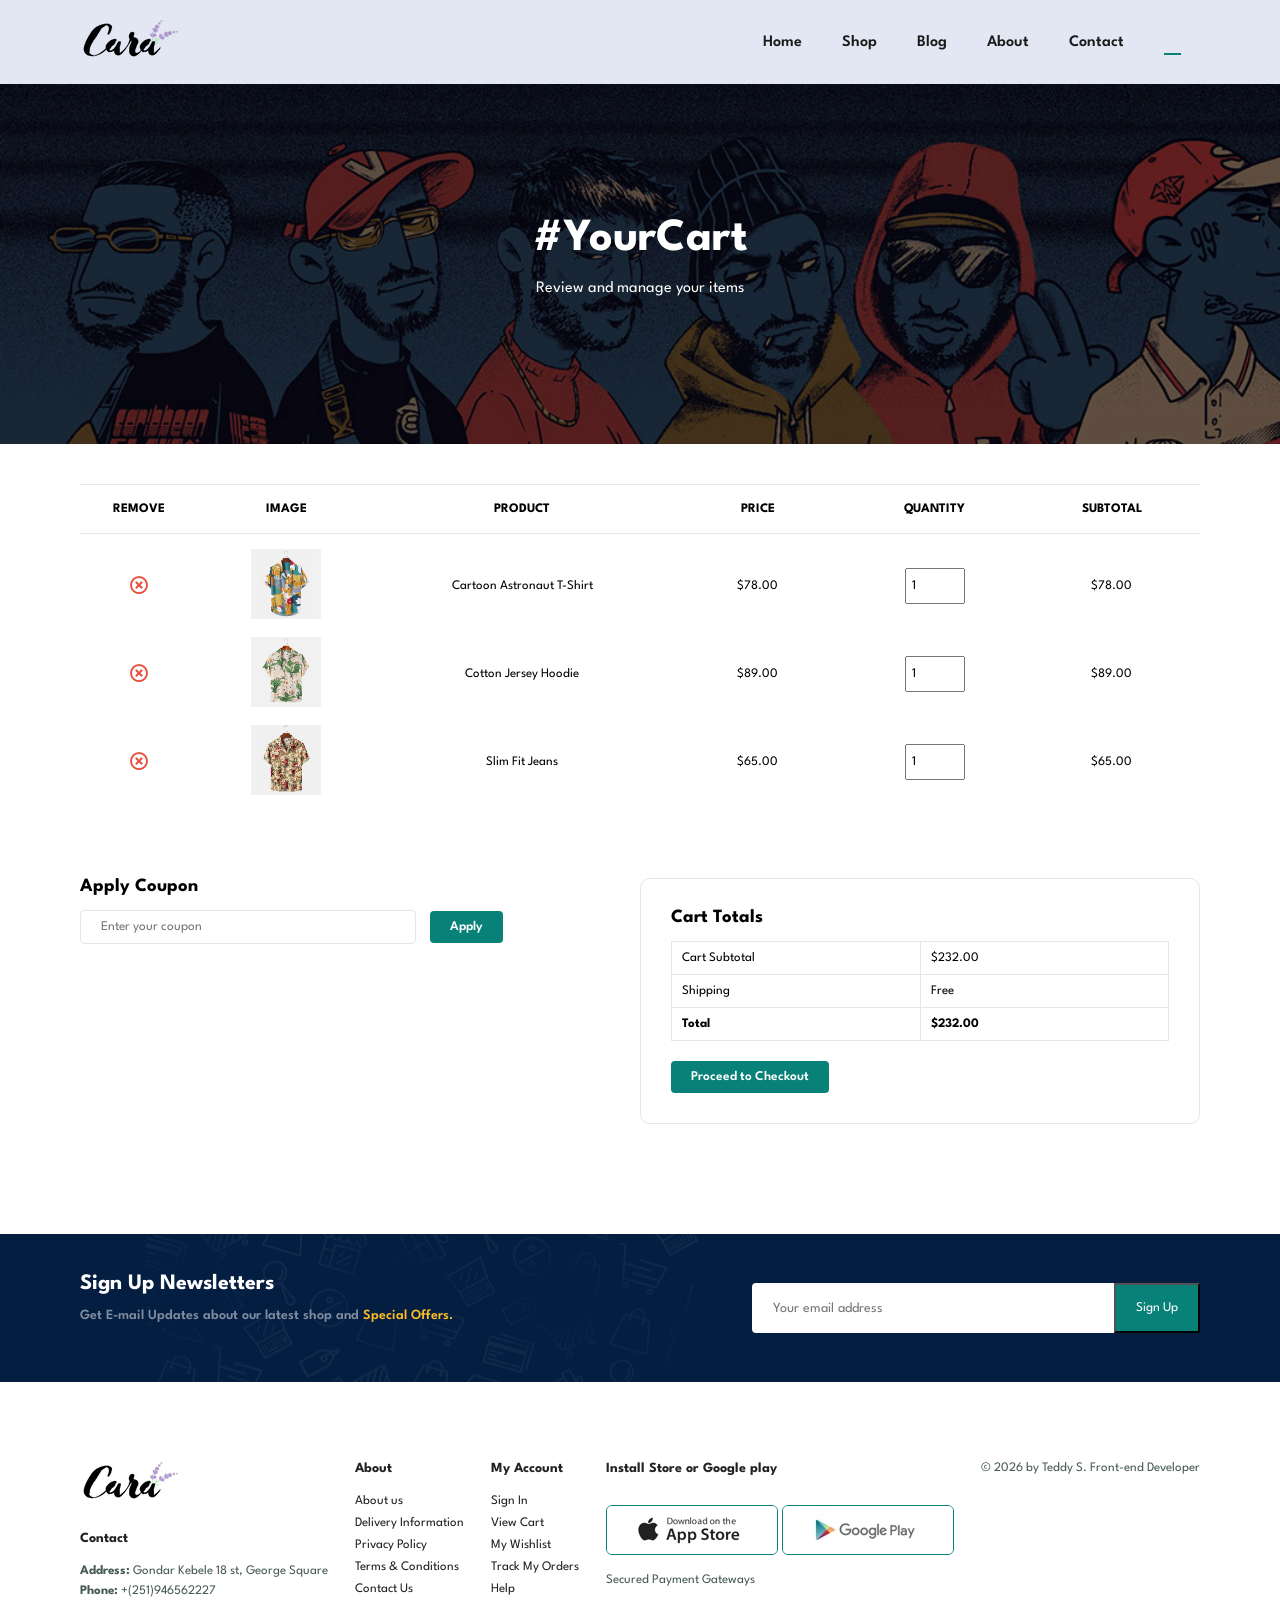
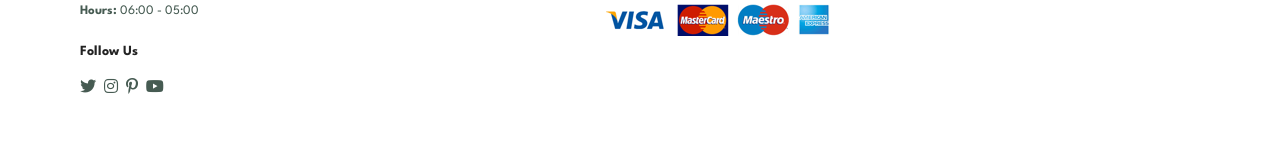
<file: cart.html>
<!DOCTYPE html>
<html lang="en">

<head>
    <meta charset="UTF-8">
    <meta http-equiv="X-UA-Compatible" content="IE=edge">
    <meta name="viewport" content="width=device-width, initial-scale=1.0">
    <title>Teddy's E-Commerce - Shopping Cart</title>
    <link rel="stylesheet" href="https://pro.fontawesome.com/releases/v5.10.0/css/all.css">
    <link rel="stylesheet" href="style.css">
    <style>
        /* Cart page specific styles */
        #cart {
            overflow-x: auto;
        }
        #cart table {
            width: 100%;
            border-collapse: collapse;
            table-layout: fixed;
            white-space: nowrap;
        }
        #cart table img {
            width: 70px;
        }
        #cart table td:nth-child(1) {
            width: 100px;
            text-align: center;
        }
        #cart table td:nth-child(2) {
            width: 150px;
            text-align: center;
        }
        #cart table td:nth-child(3) {
            width: 250px;
            text-align: center;
        }
        #cart table td:nth-child(4),
        #cart table td:nth-child(5),
        #cart table td:nth-child(6) {
            width: 150px;
            text-align: center;
        }
        #cart table td:nth-child(5) input {
            width: 70px;
            padding: 10px 5px;
        }
        #cart table thead {
            border: 1px solid #e2e9e1;
            border-left: none;
            border-right: none;
        }
        #cart table thead td {
            font-weight: 700;
            text-transform: uppercase;
            font-size: 13px;
            padding: 18px 0;
        }
        #cart table tbody tr td {
            padding-top: 15px;
        }
        #cart table tbody td {
            font-size: 13px;
        }
        #cart table tbody i {
            color: #e74c3c;
            cursor: pointer;
            font-size: 18px;
        }
        #cart-add {
            display: flex;
            justify-content: space-between;
            flex-wrap: wrap;
        }
        #coupon {
            width: 50%;
            margin-bottom: 30px;
        }
        #coupon h3,
        #subtotal h3 {
            padding-bottom: 15px;
        }
        #coupon input {
            padding: 10px 20px;
            outline: none;
            width: 60%;
            margin-right: 10px;
            border: 1px solid #e2e9e1;
            border-radius: 4px;
        }
        #coupon button,
        #subtotal button {
            background-color: #088178;
            color: #fff;
            padding: 10px 20px;
            border: none;
            border-radius: 4px;
            cursor: pointer;
            font-weight: 600;
            transition: 0.2s;
        }
        #coupon button:hover,
        #subtotal button:hover {
            background-color: #065e55;
        }
        #subtotal {
            width: 50%;
            margin-bottom: 30px;
            border: 1px solid #e2e9e1;
            padding: 30px;
            border-radius: 10px;
        }
        #subtotal table {
            border-collapse: collapse;
            width: 100%;
            margin-bottom: 20px;
        }
        #subtotal table td {
            width: 50%;
            border: 1px solid #e2e9e1;
            padding: 10px;
            font-size: 13px;
        }
        @media (max-width: 799px) {
            #cart-add {
                flex-direction: column;
            }
            #coupon, #subtotal {
                width: 100%;
            }
        }
        @media (max-width: 477px) {
            #cart table td:nth-child(3) {
                width: 180px;
            }
        }
    </style>
</head>

<body>

    <section id="header">
        <a href="#"><img src="img/logo.png" alt="logo"></a>
        <div>
            <ul id="navbar">
                <li><a href="index.html">Home</a></li>
                <li><a href="shop.html">Shop</a></li>
                <li><a href="blog.html">Blog</a></li>
                <li><a href="about.html">About</a></li>
                <li><a href="contact.html">Contact</a></li>
                <li><a class="active lg-bag" href="cart.html"><i class="far fa-shopping-bag"></i></a></li>
                <a href="#" id="close"><i class="far fa-times"></i></a>
            </ul>
        </div>
        <div id="mobile">
            <a href="cart.html"><i class="far fa-shopping-bag"></i></a>
            <i id="bar" class="fas fa-outdent"></i>
        </div>
    </section>

    <section id="page-header" class="cart-header">
        <h2>#YourCart</h2>
        <p>Review and manage your items</p>
    </section>

    <section id="cart" class="section-p1">
        <table>
            <thead>
                <tr>
                    <td>Remove</td>
                    <td>Image</td>
                    <td>Product</td>
                    <td>Price</td>
                    <td>Quantity</td>
                    <td>Subtotal</td>
                </tr>
            </thead>
            <tbody id="cart-body">
                <!-- Cart items will be injected here via JavaScript -->
            </tbody>
        </table>
    </section>

    <section id="cart-add" class="section-p1">
        <div id="coupon">
            <h3>Apply Coupon</h3>
            <div>
                <input type="text" id="coupon-code" placeholder="Enter your coupon">
                <button id="apply-coupon">Apply</button>
            </div>
            <div id="coupon-message" style="margin-top: 10px; font-size: 12px;"></div>
        </div>
        <div id="subtotal">
            <h3>Cart Totals</h3>
            <table>
                <tr>
                    <td>Cart Subtotal</td>
                    <td id="subtotal-amount">$0.00</td>
                </tr>
                <tr>
                    <td>Shipping</td>
                    <td>Free</td>
                </tr>
                <tr>
                    <td><strong>Total</strong></td>
                    <td><strong id="total-amount">$0.00</strong></td>
                </tr>
            </table>
            <button id="checkout-btn">Proceed to Checkout</button>
        </div>
    </section>

    <section id="newsletter" class="section-p1 section-m1">
        <div class="newstext">
            <h4>Sign Up Newsletters</h4>
            <p>Get E-mail Updates about our latest shop and <span>Special Offers.</span></p>
        </div>
        <div class="form">
            <input type="text" placeholder="Your email address">
            <button>Sign Up</button>
        </div>
    </section>

    <footer class="section-p1">
        <div class="col">
            <img class="logo" src="img/logo.png" alt="">
            <h4>Contact</h4>
            <p><strong>Address: </strong>Gondar Kebele 18 st, George Square</p>
            <p><strong>Phone: </strong>+(251)946562227</p>
            <p><strong>Hours: </strong>06:00 - 05:00</p>
            <div class="follow">
                <h4>Follow Us</h4>
                <div class="icon">
                    <i class="fab fa-twitter"></i>
                    <i class="fab fa-instagram"></i>
                    <i class="fab fa-pinterest-p"></i>
                    <i class="fab fa-youtube"></i>
                </div>
            </div>
        </div>
        <div class="col">
            <h4>About</h4>
            <a href="#">About us</a>
            <a href="#">Delivery Information</a>
            <a href="#">Privacy Policy</a>
            <a href="#">Terms & Conditions</a>
            <a href="#">Contact Us</a>
        </div>
        <div class="col">
            <h4>My Account</h4>
            <a href="#">Sign In</a>
            <a href="#">View Cart</a>
            <a href="#">My Wishlist</a>
            <a href="#">Track My Orders</a>
            <a href="#">Help</a>
        </div>
        <div class="col install">
            <h4>Install Store or Google play</h4>
            <div class="row">
                <img src="img/pay/app.jpg" alt="">
                <img src="img/pay/play.jpg" alt="">
            </div>
            <p>Secured Payment Gateways</p>
            <img src="img/pay/pay.png" alt="">
        </div>
        <div class="copyright">
            <p>&copy; 2026 by Teddy S. Front-end Developer</p>
        </div>
    </footer>

    <script>
        // Sample cart data (product list)
        let cartItems = [
            {
                id: 1,
                image: "img/products/f1.jpg",
                name: "Cartoon Astronaut T-Shirt",
                price: 78,
                quantity: 1
            },
            {
                id: 2,
                image: "img/products/f2.jpg",
                name: "Cotton Jersey Hoodie",
                price: 89,
                quantity: 1
            },
            {
                id: 3,
                image: "img/products/f3.jpg",
                name: "Slim Fit Jeans",
                price: 65,
                quantity: 1
            }
        ];

        // Coupon codes and their discount (percentage)
        const coupons = {
            "SAVE10": 0.10,
            "WELCOME20": 0.20,
            "FREESHIP": 0.05
        };
        let appliedCoupon = null;

        // Function to render cart table
        function renderCart() {
            const tbody = document.getElementById('cart-body');
            if (!tbody) return;
            tbody.innerHTML = '';
            let subtotal = 0;
            cartItems.forEach(item => {
                const itemSubtotal = item.price * item.quantity;
                subtotal += itemSubtotal;
                const row = document.createElement('tr');
                row.setAttribute('data-id', item.id);
                row.innerHTML = `
                    <td><i class="far fa-times-circle remove-item" data-id="${item.id}"></i></td>
                    <td><img src="${item.image}" alt="${item.name}"></td>
                    <td>${item.name}</td>
                    <td>$${item.price.toFixed(2)}</td>
                    <td><input type="number" class="item-qty" data-id="${item.id}" value="${item.quantity}" min="1" style="width:60px;"></td>
                    <td class="item-subtotal">$${itemSubtotal.toFixed(2)}</td>
                `;
                tbody.appendChild(row);
            });
            updateTotals(subtotal);
        }

        // Update subtotal and total with coupon discount
        function updateTotals(subtotal) {
            let total = subtotal;
            let discount = 0;
            if (appliedCoupon) {
                discount = subtotal * coupons[appliedCoupon];
                total = subtotal - discount;
            }
            document.getElementById('subtotal-amount').innerText = `$${subtotal.toFixed(2)}`;
            document.getElementById('total-amount').innerHTML = `$${total.toFixed(2)}`;
            if (discount > 0) {
                const couponMsg = document.getElementById('coupon-message');
                if (couponMsg) couponMsg.innerHTML = `Coupon "${appliedCoupon}" applied! You saved $${discount.toFixed(2)}.`;
            }
        }

        // Recalculate when quantity changes
        function recalcTotals() {
            let newSubtotal = 0;
            cartItems.forEach(item => {
                newSubtotal += item.price * item.quantity;
            });
            updateTotals(newSubtotal);
            // Also update displayed subtotals per row
            const rows = document.querySelectorAll('#cart-body tr');
            rows.forEach((row, idx) => {
                const item = cartItems[idx];
                if (item) {
                    const subtotalCell = row.querySelector('.item-subtotal');
                    if (subtotalCell) subtotalCell.innerText = `$${(item.price * item.quantity).toFixed(2)}`;
                }
            });
        }

        // Event listeners
        document.addEventListener('click', (e) => {
            // Remove item
            if (e.target.classList.contains('remove-item')) {
                const id = parseInt(e.target.getAttribute('data-id'));
                cartItems = cartItems.filter(item => item.id !== id);
                renderCart();
            }
        });

        document.addEventListener('change', (e) => {
            if (e.target.classList.contains('item-qty')) {
                const id = parseInt(e.target.getAttribute('data-id'));
                const newQty = parseInt(e.target.value);
                if (!isNaN(newQty) && newQty > 0) {
                    const item = cartItems.find(i => i.id === id);
                    if (item) item.quantity = newQty;
                    recalcTotals();
                } else {
                    e.target.value = 1;
                    const item = cartItems.find(i => i.id === id);
                    if (item) item.quantity = 1;
                    recalcTotals();
                }
            }
        });

        // Apply coupon
        document.getElementById('apply-coupon')?.addEventListener('click', () => {
            const codeInput = document.getElementById('coupon-code');
            const code = codeInput.value.trim().toUpperCase();
            const messageDiv = document.getElementById('coupon-message');
            if (coupons[code]) {
                appliedCoupon = code;
                messageDiv.innerHTML = `✅ Coupon "${code}" applied!`;
                messageDiv.style.color = "green";
                // Recalculate totals
                let subtotal = 0;
                cartItems.forEach(item => subtotal += item.price * item.quantity);
                updateTotals(subtotal);
            } else {
                appliedCoupon = null;
                messageDiv.innerHTML = `❌ Invalid coupon code. Try SAVE10 or WELCOME20.`;
                messageDiv.style.color = "red";
                let subtotal = 0;
                cartItems.forEach(item => subtotal += item.price * item.quantity);
                updateTotals(subtotal);
            }
        });

        // Checkout button alert (demo)
        document.getElementById('checkout-btn')?.addEventListener('click', () => {
            if (cartItems.length === 0) {
                alert("Your cart is empty! Please add items before checkout.");
            } else {
                alert("Thank you for shopping with us! (Demo checkout - no payment processed)");
            }
        });

        // Initial render
        renderCart();
    </script>
    <script src="script.js"></script>
</body>

</html>
</file>
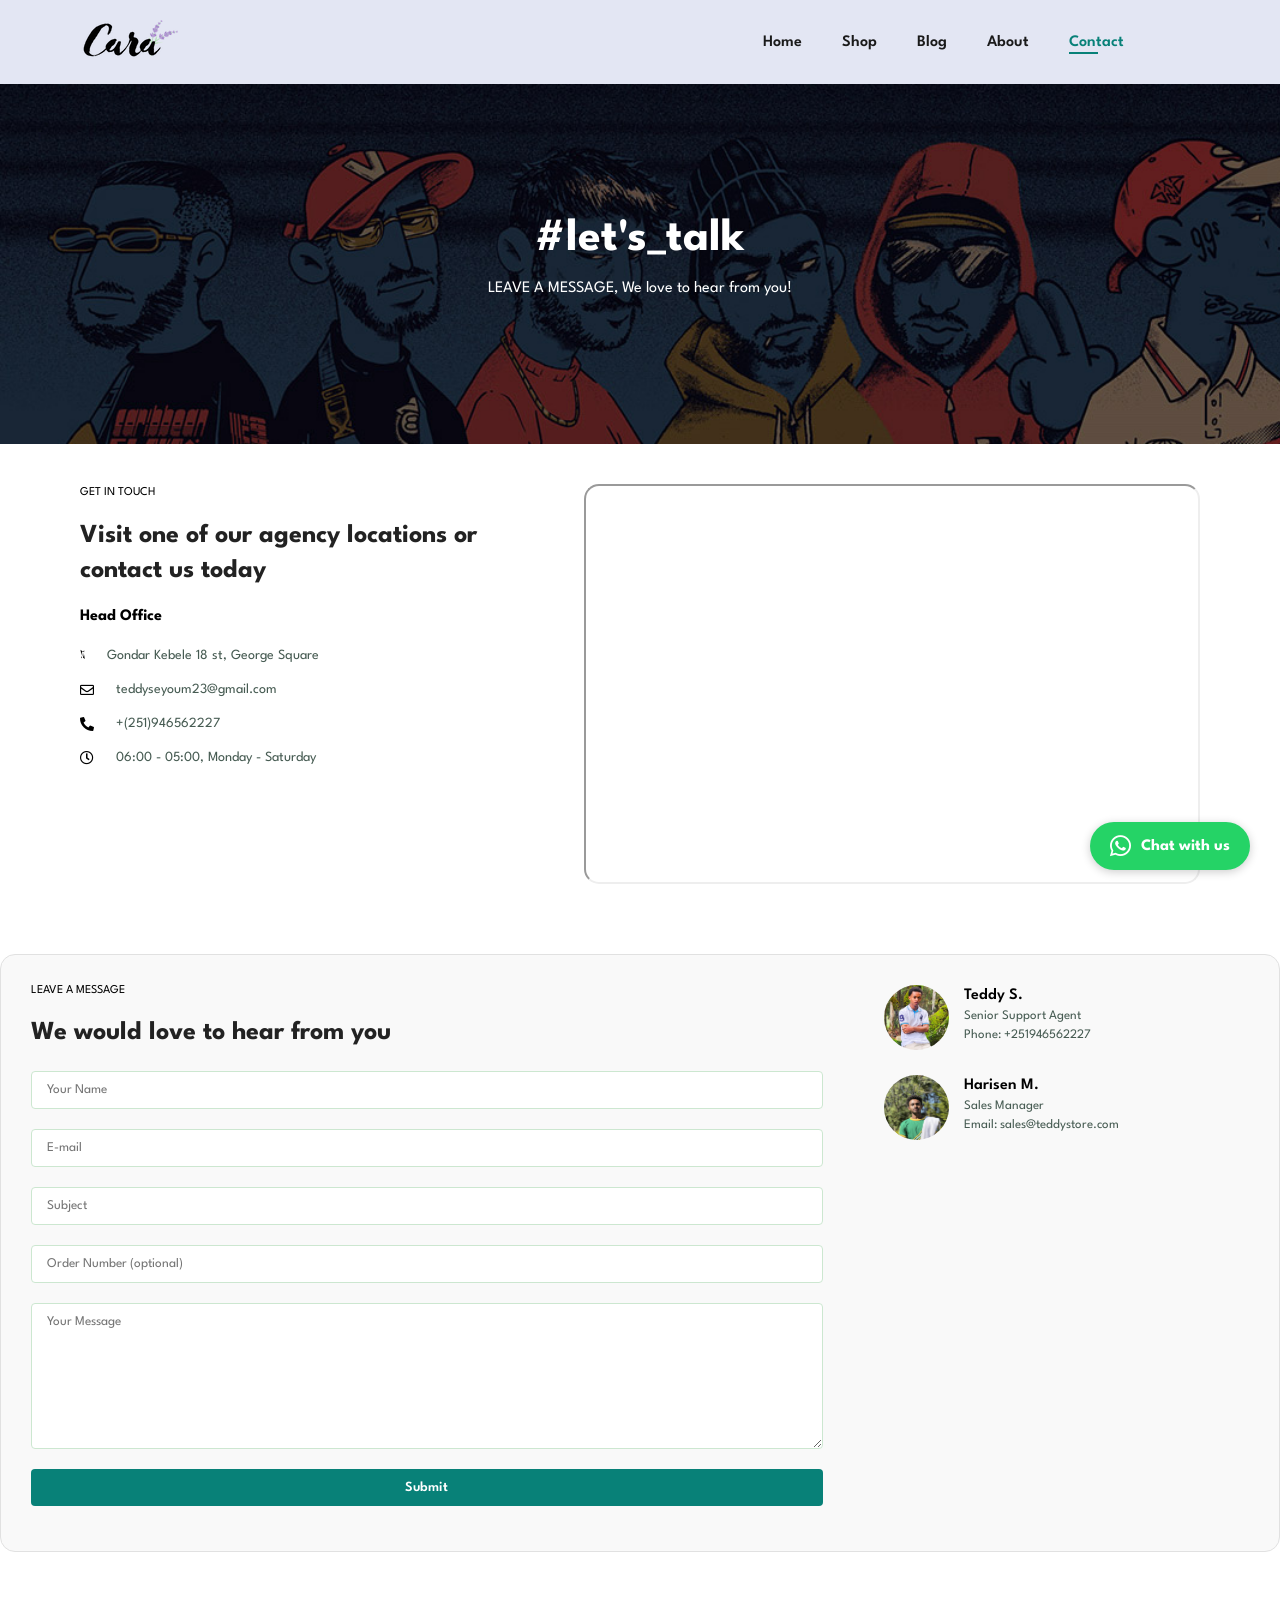
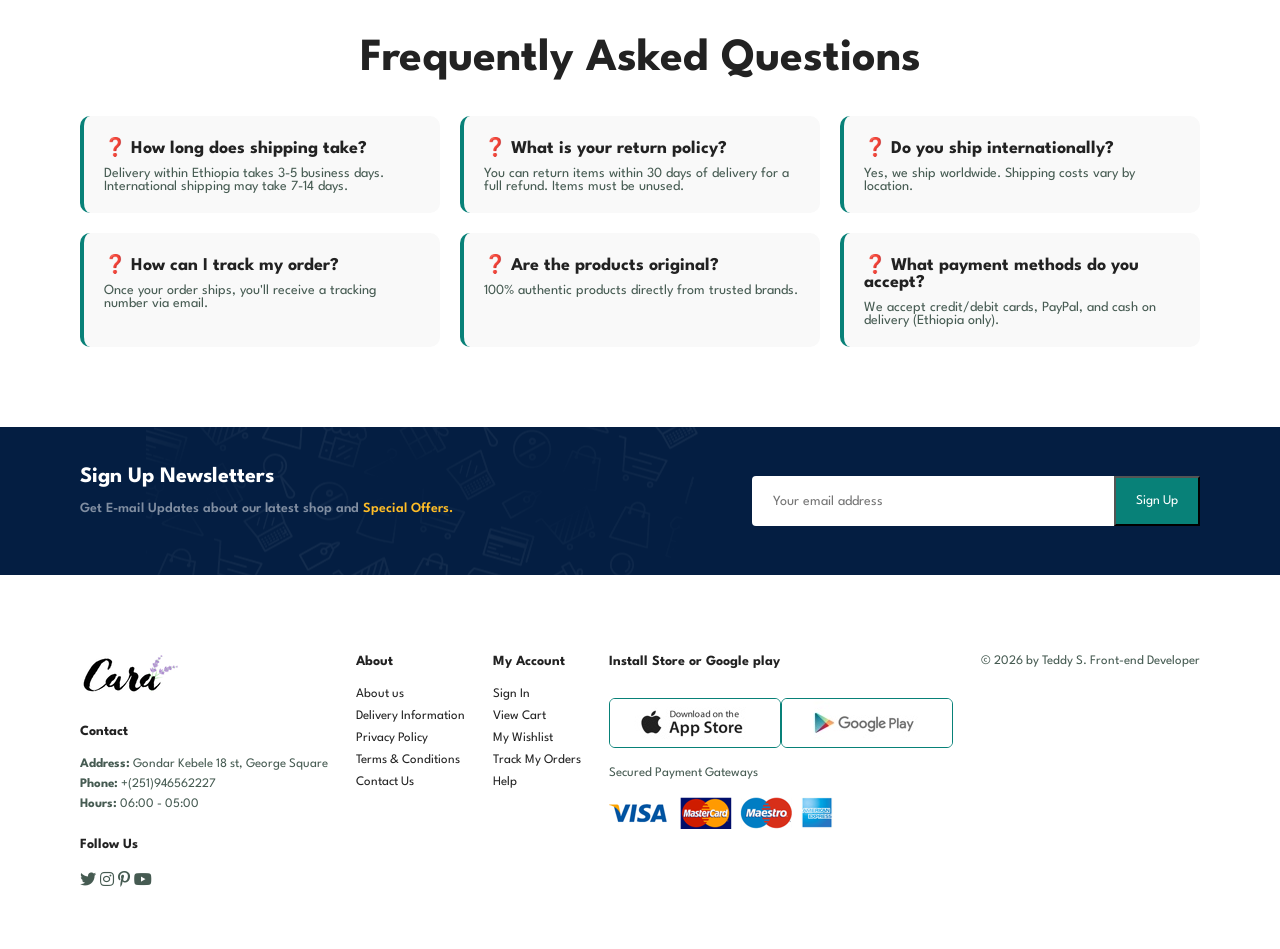
<file: contact.html>
<!DOCTYPE html>
<html lang="en">

<head>
    <meta charset="UTF-8">
    <meta http-equiv="X-UA-Compatible" content="IE=edge">
    <meta name="viewport" content="width=device-width, initial-scale=1.0">
    <title>Teddy's E-Commerce - Contact Us</title>
    <link rel="stylesheet" href="https://pro.fontawesome.com/releases/v5.10.0/css/all.css">
    <link rel="stylesheet" href="style.css">
    <style>
        /* Additional styles specific to contact page */
        #contact-details {
            display: flex;
            justify-content: space-between;
            gap: 40px;
            flex-wrap: wrap;
        }
        #contact-details .details {
            width: 40%;
        }
        #contact-details .details span,
        #form-details form span {
            font-size: 12px;
        }
        #contact-details .details h2,
        #form-details form h2 {
            font-size: 26px;
            line-height: 35px;
            padding: 20px 0;
        }
        #contact-details .details h3 {
            font-size: 16px;
            padding-bottom: 15px;
        }
        #contact-details .details li {
            list-style: none;
            display: flex;
            padding: 10px 0;
        }
        #contact-details .details li i {
            font-size: 14px;
            padding-right: 22px;
        }
        #contact-details .details li p {
            margin: 0;
            font-size: 14px;
        }
        #contact-details .map {
            width: 55%;
            height: 400px;
        }
        #contact-details .map iframe {
            width: 100%;
            height: 100%;
            border-radius: 15px;
        }
        #form-details {
            display: flex;
            justify-content: space-between;
            gap: 40px;
            flex-wrap: wrap;
            margin: 30px 0;
            padding: 30px;
            border: 1px solid #e1e1e1;
            border-radius: 15px;
            background-color: #f9f9f9;
        }
        #form-details form {
            width: 65%;
            display: flex;
            flex-direction: column;
        }
        #form-details form input,
        #form-details form textarea,
        #form-details form select {
            width: 100%;
            padding: 12px 15px;
            margin-bottom: 20px;
            border: 1px solid #cce7d0;
            border-radius: 4px;
            outline: none;
            font-family: 'Spartan', sans-serif;
        }
        #form-details form button {
            background-color: #088178;
            color: #fff;
            border: none;
            padding: 12px;
            font-weight: 600;
            cursor: pointer;
            border-radius: 4px;
            transition: 0.3s;
        }
        #form-details form button:hover {
            background-color: #065e55;
        }
        #form-details .people {
            width: 30%;
        }
        #form-details .people div {
            display: flex;
            align-items: flex-start;
            padding-bottom: 25px;
        }
        #form-details .people div img {
            width: 65px;
            height: 65px;
            object-fit: cover;
            border-radius: 50%;
            margin-right: 15px;
        }
        #form-details .people div p {
            margin: 0;
            font-size: 13px;
            line-height: 1.4;
        }
        #form-details .people div p span {
            display: block;
            font-size: 16px;
            font-weight: 600;
            color: #000;
        }

        /* FAQ Section */
        #faq {
            margin: 40px 0;
        }
        #faq h2 {
            text-align: center;
            margin-bottom: 30px;
        }
        .faq-container {
            display: flex;
            flex-wrap: wrap;
            gap: 20px;
        }
        .faq-item {
            flex: 1 1 calc(33% - 20px);
            background: #f9f9f9;
            padding: 20px;
            border-radius: 10px;
            border-left: 4px solid #088178;
        }
        .faq-item h4 {
            margin-bottom: 10px;
            font-size: 18px;
        }
        .faq-item p {
            margin: 0;
            font-size: 14px;
        }

        /* WhatsApp float button */
        .whatsapp-float {
            position: fixed;
            bottom: 30px;
            right: 30px;
            background-color: #25d366;
            color: white;
            border-radius: 50px;
            padding: 12px 20px;
            display: flex;
            align-items: center;
            gap: 10px;
            text-decoration: none;
            font-weight: bold;
            box-shadow: 0 2px 10px rgba(0,0,0,0.2);
            z-index: 1000;
            transition: 0.3s;
        }
        .whatsapp-float i {
            font-size: 24px;
        }
        .whatsapp-float:hover {
            background-color: #128c7e;
            color: white;
        }

        @media (max-width: 799px) {
            #contact-details .details,
            #contact-details .map,
            #form-details form,
            #form-details .people {
                width: 100%;
            }
            .faq-item {
                flex: 1 1 100%;
            }
        }
    </style>
</head>

<body>

    <section id="header">
        <a href="#"><img src="img/logo.png" alt="logo"></a>
        <div>
            <ul id="navbar">
                <li><a href="index.html">Home</a></li>
                <li><a href="shop.html">Shop</a></li>
                <li><a href="blog.html">Blog</a></li>
                <li><a href="about.html">About</a></li>
                <li><a class="active" href="contact.html">Contact</a></li>
                <li><a class="lg-bag" href="cart.html"><i class="far fa-shopping-bag"></i></a></li>
                <a href="#" id="close"><i class="far fa-times"></i></a>
            </ul>
        </div>
        <div id="mobile">
            <a href="cart.html"><i class="far fa-shopping-bag"></i></a>
            <i id="bar" class="fas fa-outdent"></i>
        </div>
    </section>

    <section id="page-header" class="about-header">
        <h2>#let's_talk</h2>
        <p>LEAVE A MESSAGE, We love to hear from you!</p>
    </section>

    <section id="contact-details" class="section-p1">
        <div class="details">
            <span>GET IN TOUCH</span>
            <h2>Visit one of our agency locations or contact us today</h2>
            <h3>Head Office</h3>
            <ul>
                <li><i class="fal fa-map-marker-alt"></i><p>Gondar Kebele 18 st, George Square</p></li>
                <li><i class="far fa-envelope"></i><p>teddyseyoum23@gmail.com</p></li>
                <li><i class="fas fa-phone-alt"></i><p>+(251)946562227</p></li>
                <li><i class="far fa-clock"></i><p>06:00 - 05:00, Monday - Saturday</p></li>
            </ul>
        </div>
        <div class="map">
            <iframe src="https://www.google.com/maps/embed?pb=!1m18!1m12!1m3!1d3940.913393683022!2d37.464810!3d12.600000!2m3!1f0!2f0!3f0!3m2!1i1024!2i768!4f13.1!3m3!1m2!1s0x1641b3b4f8b8b8b7%3A0x8b8b8b8b8b8b8b8b!2sGondar%2C%20Ethiopia!5e0!3m2!1sen!2sus!4v1610000000000!5m2!1sen!2sus" 
                    allowfullscreen="" loading="lazy"></iframe>
        </div>
    </section>

    <section id="form-details" class="section-p1">
        <form action="https://formspree.io/f/mdayoqrb" method="POST" id="contactForm">
            <span>LEAVE A MESSAGE</span>
            <h2>We would love to hear from you</h2>
            <input type="text" name="name" placeholder="Your Name" required>
            <input type="email" name="email" placeholder="E-mail" required>
            <input type="text" name="subject" placeholder="Subject" required>
            <input type="text" name="order_number" placeholder="Order Number (optional)">
            <textarea name="message" cols="30" rows="10" placeholder="Your Message" required></textarea>
            <button type="submit" class="normal">Submit</button>
            <div id="formStatus" style="margin-top: 15px; font-weight: bold;"></div>
        </form>
        <div class="people">
            <div>
                <img src="img/people/t1.jpg" alt="Customer Support">
                <p><span>Teddy S.</span> Senior Support Agent<br>Phone: +251946562227</p>
            </div>
            <div>
                <img src="img/people/t2.jpeg" alt="Sales">
                <p><span>Harisen M.</span> Sales Manager<br>Email: sales@teddystore.com</p>
            </div>
        </div>
    </section>

    <!-- FAQ Section -->
    <section id="faq" class="section-p1">
        <h2>Frequently Asked Questions</h2>
        <div class="faq-container">
            <div class="faq-item"><h4>❓ How long does shipping take?</h4><p>Delivery within Ethiopia takes 3-5 business days. International shipping may take 7-14 days.</p></div>
            <div class="faq-item"><h4>❓ What is your return policy?</h4><p>You can return items within 30 days of delivery for a full refund. Items must be unused.</p></div>
            <div class="faq-item"><h4>❓ Do you ship internationally?</h4><p>Yes, we ship worldwide. Shipping costs vary by location.</p></div>
            <div class="faq-item"><h4>❓ How can I track my order?</h4><p>Once your order ships, you'll receive a tracking number via email.</p></div>
            <div class="faq-item"><h4>❓ Are the products original?</h4><p>100% authentic products directly from trusted brands.</p></div>
            <div class="faq-item"><h4>❓ What payment methods do you accept?</h4><p>We accept credit/debit cards, PayPal, and cash on delivery (Ethiopia only).</p></div>
        </div>
    </section>

    <!-- WhatsApp Floating Button -->
    <a href="https://wa.me/251946562227?text=Hello%20Teddy's%20Store%2C%20I%20have%20a%20question%20about%20your%20products" 
       class="whatsapp-float" target="_blank">
        <i class="fab fa-whatsapp"></i> Chat with us
    </a>

    <section id="newsletter" class="section-p1 section-m1">
        <div class="newstext"><h4>Sign Up Newsletters</h4><p>Get E-mail Updates about our latest shop and <span>Special Offers.</span></p></div>
        <div class="form"><input type="text" placeholder="Your email address"><button>Sign Up</button></div>
    </section>

    <footer class="section-p1">
        <div class="col"><img class="logo" src="img/logo.png" alt=""><h4>Contact</h4><p><strong>Address: </strong>Gondar Kebele 18 st, George Square</p><p><strong>Phone: </strong>+(251)946562227</p><p><strong>Hours: </strong>06:00 - 05:00</p><div class="follow"><h4>Follow Us</h4><div class="icon"><i class="fab fa-twitter"></i><i class="fab fa-instagram"></i><i class="fab fa-pinterest-p"></i><i class="fab fa-youtube"></i></div></div></div>
        <div class="col"><h4>About</h4><a href="#">About us</a><a href="#">Delivery Information</a><a href="#">Privacy Policy</a><a href="#">Terms & Conditions</a><a href="#">Contact Us</a></div>
        <div class="col"><h4>My Account</h4><a href="#">Sign In</a><a href="#">View Cart</a><a href="#">My Wishlist</a><a href="#">Track My Orders</a><a href="#">Help</a></div>
        <div class="col install"><h4>Install Store or Google play</h4><div class="row"><img src="img/pay/app.jpg" alt=""><img src="img/pay/play.jpg" alt=""></div><p>Secured Payment Gateways</p><img src="img/pay/pay.png" alt=""></div>
        <div class="copyright"><p>&copy; 2026 by Teddy S. Front-end Developer</p></div>
    </footer>

    <script>
        // Handle form submission with Formspree and show custom message
        const form = document.getElementById('contactForm');
        const statusDiv = document.getElementById('formStatus');

        form.addEventListener('submit', async (e) => {
            e.preventDefault();
            const formData = new FormData(form);
            statusDiv.innerHTML = "Sending...";
            statusDiv.style.color = "blue";

            try {
                const response = await fetch(form.action, {
                    method: 'POST',
                    body: formData,
                    headers: { 'Accept': 'application/json' }
                });
                if (response.ok) {
                    statusDiv.innerHTML = "✅ Message sent successfully! We'll get back to you soon.";
                    statusDiv.style.color = "green";
                    form.reset();
                } else {
                    statusDiv.innerHTML = "❌ Oops! Something went wrong. Please try again.";
                    statusDiv.style.color = "red";
                }
            } catch (error) {
                statusDiv.innerHTML = "❌ Network error. Please check your connection.";
                statusDiv.style.color = "red";
            }
        });
    </script>
    <script src="script.js"></script>
</body>

</html>
</file>
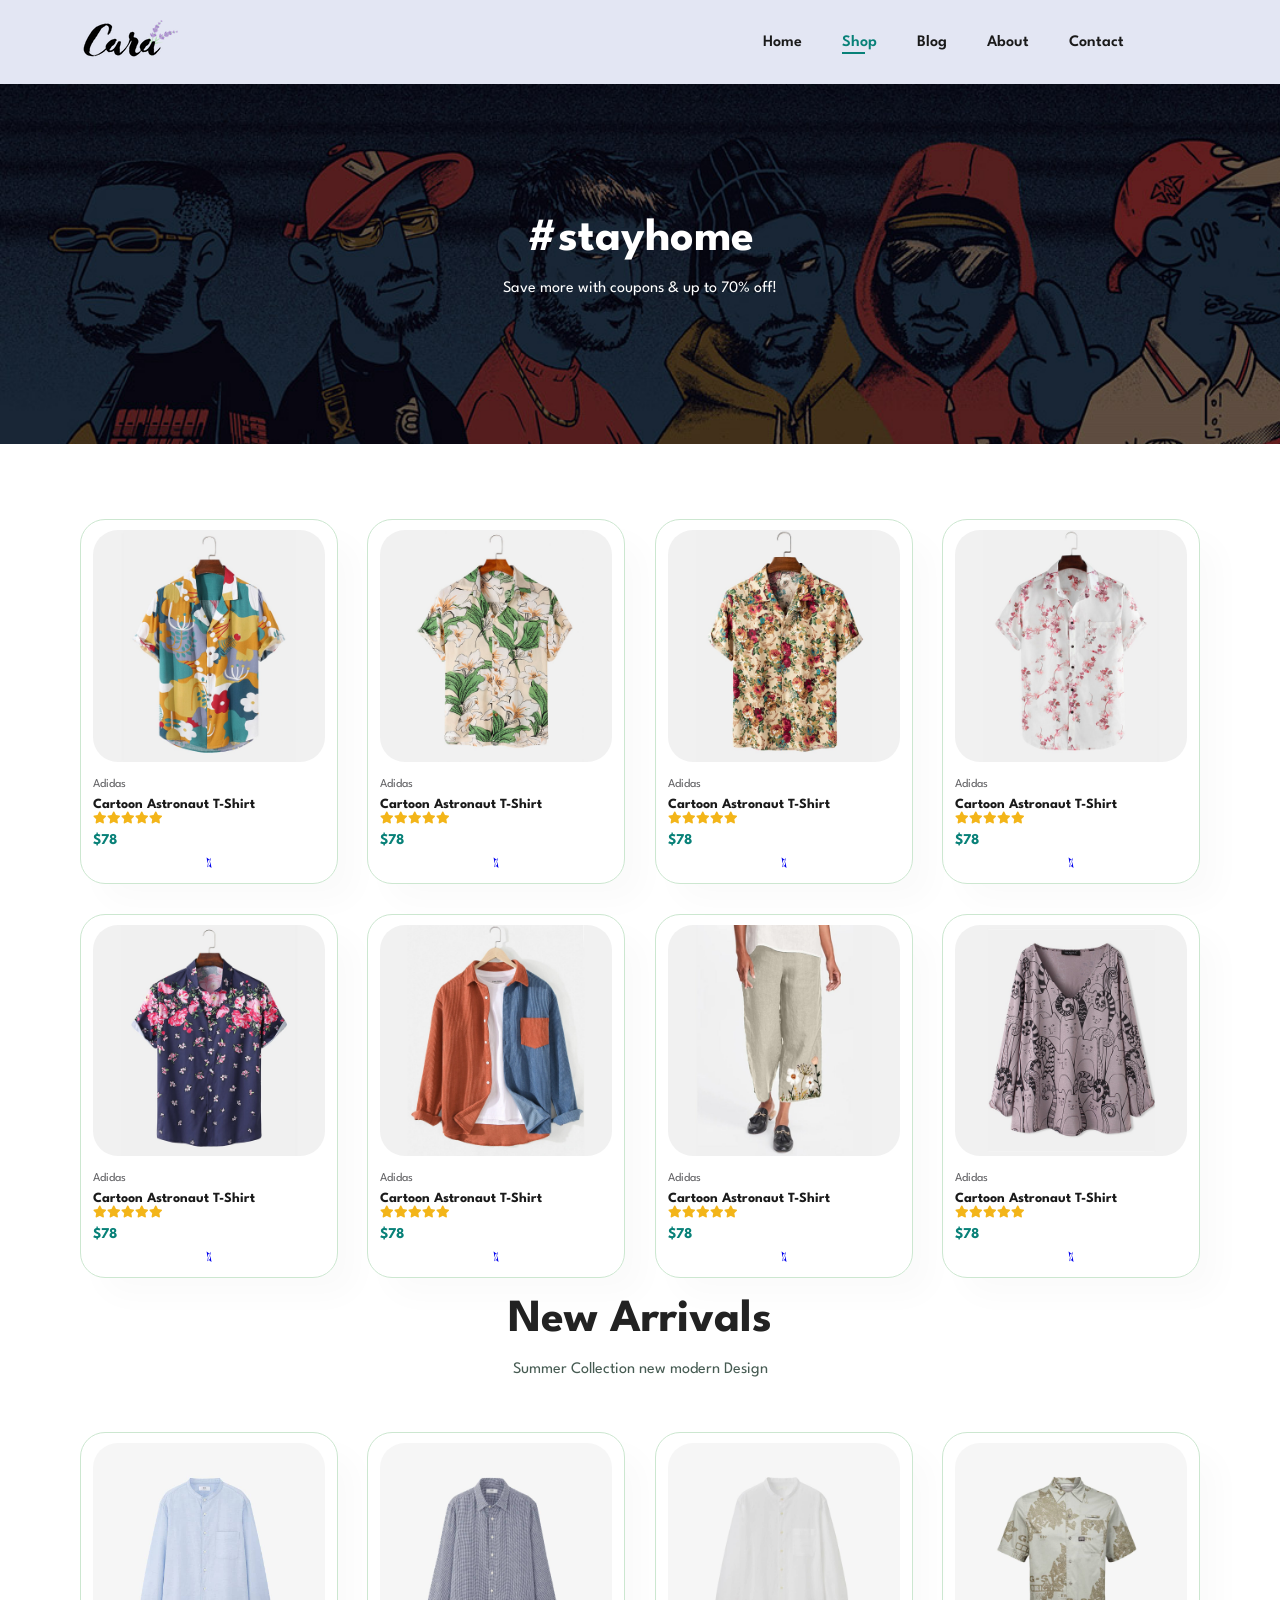
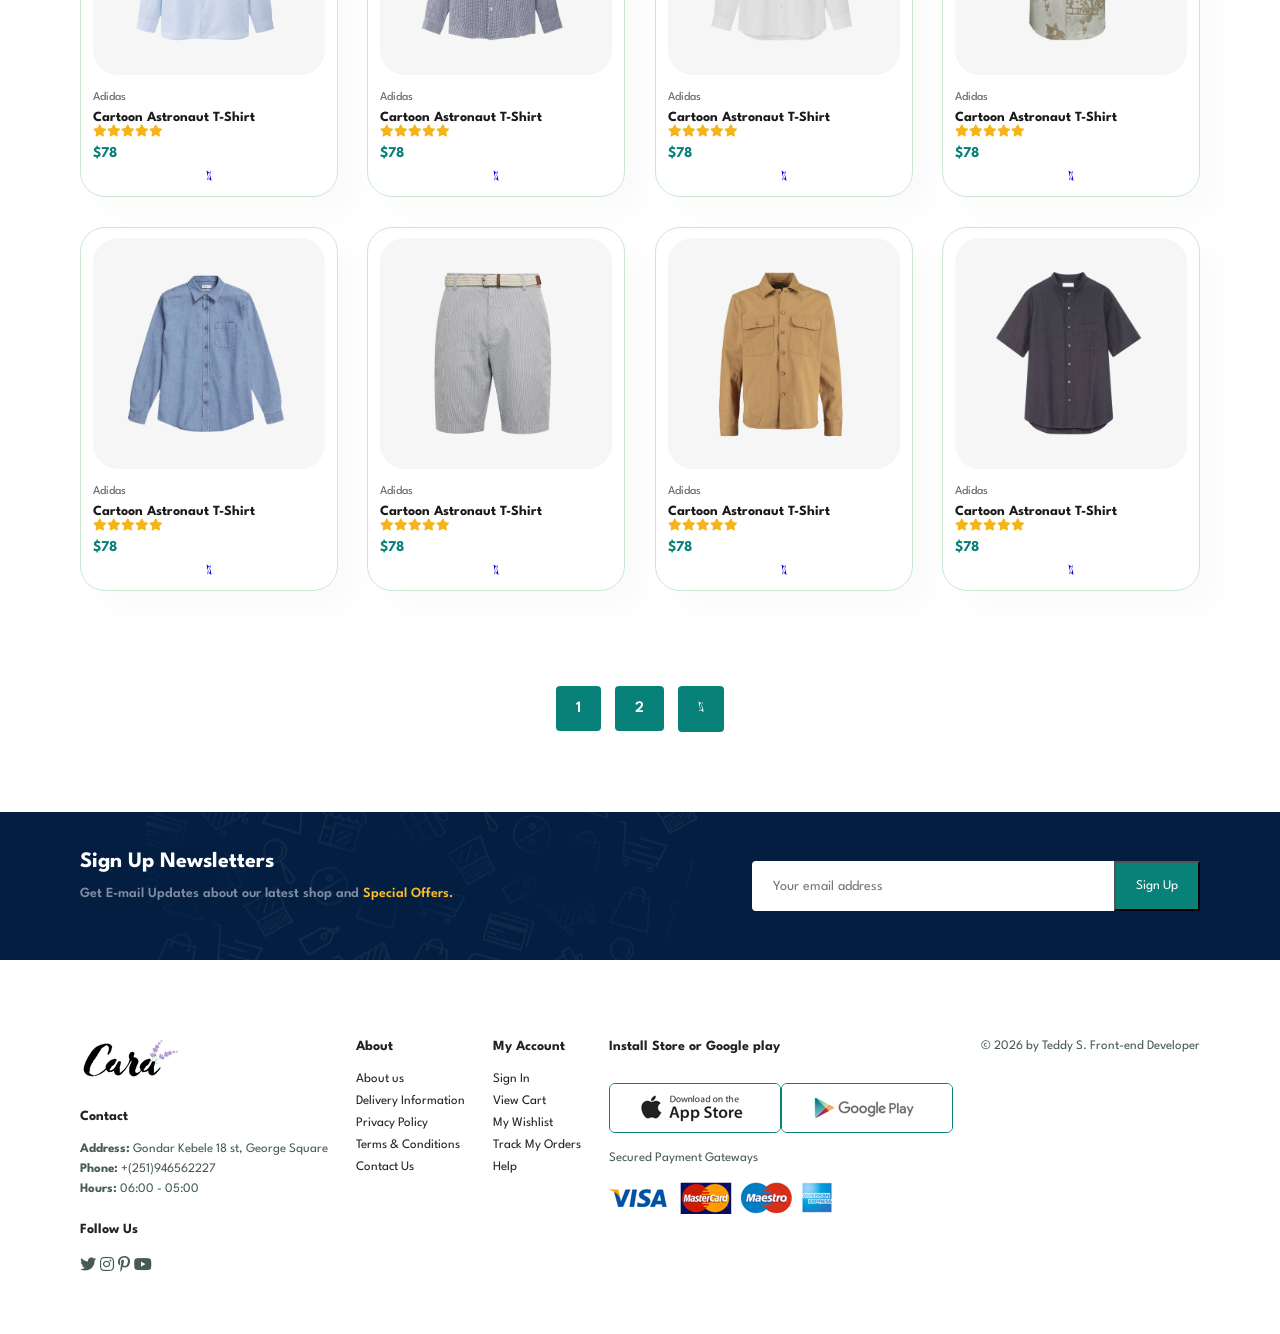
<file: shop.html>
<!DOCTYPE html>
<html lang="en">

<head>
    <meta charset="UTF-8">
    <meta http-equiv="X-UA-Compatible" content="IE=edge">
    <meta name="viewport" content="width=device-width, initial-scale=1.0">
    <title>Teddy's E-Commerce Website - Shop</title>
    <link rel="stylesheet" href="https://pro.fontawesome.com/releases/v5.10.0/css/all.css">
    <link rel="stylesheet" href="style.css">
</head>

<body>

    <section id="header">
        <a href="#"><img src="img/logo.png" alt="logo"></a>
        <div>
            <ul id="navbar">
                <li><a href="index.html">Home</a></li>
                <li><a class="active" href="shop.html">Shop</a></li>
                <li><a href="blog.html">Blog</a></li>
                <li><a href="about.html">About</a></li>
                <li><a href="contact.html">Contact</a></li>
                <li><a class="lg-bag" href="cart.html"><i class="far fa-shopping-bag"></i></a></li>
                <a href="#" id="close"><i class="far fa-times"></i></a>
            </ul>
        </div>
        <div id="mobile">
            <a href="cart.html"><i class="far fa-shopping-bag"></i></a>
            <i id="bar" class="fas fa-outdent"></i>
        </div>
    </section>

    <section id="page-header">
        <h2>#stayhome</h2>
        <p>Save more with coupons & up to 70% off!</p>
    </section>

    <section id="product1" class="section-p1">
        <div class="pro-container">
            <div class="pro" onclick="window.location.href='sproduct.html';"><img src="img/products/f1.jpg" alt=""><div class="des"><span>Adidas</span><h5>Cartoon Astronaut T-Shirt</h5><div class="star"><i class="fas fa-star"></i><i class="fas fa-star"></i><i class="fas fa-star"></i><i class="fas fa-star"></i><i class="fas fa-star"></i></div><h4>$78</h4></div><a href="#"><i class="fal fa-shopping-cart"></i></a></div>
            <div class="pro"><img src="img/products/f2.jpg" alt=""><div class="des"><span>Adidas</span><h5>Cartoon Astronaut T-Shirt</h5><div class="star"><i class="fas fa-star"></i><i class="fas fa-star"></i><i class="fas fa-star"></i><i class="fas fa-star"></i><i class="fas fa-star"></i></div><h4>$78</h4></div><a href="#"><i class="fal fa-shopping-cart"></i></a></div>
            <div class="pro"><img src="img/products/f3.jpg" alt=""><div class="des"><span>Adidas</span><h5>Cartoon Astronaut T-Shirt</h5><div class="star"><i class="fas fa-star"></i><i class="fas fa-star"></i><i class="fas fa-star"></i><i class="fas fa-star"></i><i class="fas fa-star"></i></div><h4>$78</h4></div><a href="#"><i class="fal fa-shopping-cart"></i></a></div>
            <div class="pro"><img src="img/products/f4.jpg" alt=""><div class="des"><span>Adidas</span><h5>Cartoon Astronaut T-Shirt</h5><div class="star"><i class="fas fa-star"></i><i class="fas fa-star"></i><i class="fas fa-star"></i><i class="fas fa-star"></i><i class="fas fa-star"></i></div><h4>$78</h4></div><a href="#"><i class="fal fa-shopping-cart"></i></a></div>
            <div class="pro"><img src="img/products/f5.jpg" alt=""><div class="des"><span>Adidas</span><h5>Cartoon Astronaut T-Shirt</h5><div class="star"><i class="fas fa-star"></i><i class="fas fa-star"></i><i class="fas fa-star"></i><i class="fas fa-star"></i><i class="fas fa-star"></i></div><h4>$78</h4></div><a href="#"><i class="fal fa-shopping-cart"></i></a></div>
            <div class="pro"><img src="img/products/f6.jpg" alt=""><div class="des"><span>Adidas</span><h5>Cartoon Astronaut T-Shirt</h5><div class="star"><i class="fas fa-star"></i><i class="fas fa-star"></i><i class="fas fa-star"></i><i class="fas fa-star"></i><i class="fas fa-star"></i></div><h4>$78</h4></div><a href="#"><i class="fal fa-shopping-cart"></i></a></div>
            <div class="pro"><img src="img/products/f7.jpg" alt=""><div class="des"><span>Adidas</span><h5>Cartoon Astronaut T-Shirt</h5><div class="star"><i class="fas fa-star"></i><i class="fas fa-star"></i><i class="fas fa-star"></i><i class="fas fa-star"></i><i class="fas fa-star"></i></div><h4>$78</h4></div><a href="#"><i class="fal fa-shopping-cart"></i></a></div>
            <div class="pro"><img src="img/products/f8.jpg" alt=""><div class="des"><span>Adidas</span><h5>Cartoon Astronaut T-Shirt</h5><div class="star"><i class="fas fa-star"></i><i class="fas fa-star"></i><i class="fas fa-star"></i><i class="fas fa-star"></i><i class="fas fa-star"></i></div><h4>$78</h4></div><a href="#"><i class="fal fa-shopping-cart"></i></a></div>
        </div>
        <h2>New Arrivals</h2>
        <p>Summer Collection new modern Design</p>
        <div class="pro-container">
            <div class="pro"><img src="img/products/n1.jpg" alt=""><div class="des"><span>Adidas</span><h5>Cartoon Astronaut T-Shirt</h5><div class="star"><i class="fas fa-star"></i><i class="fas fa-star"></i><i class="fas fa-star"></i><i class="fas fa-star"></i><i class="fas fa-star"></i></div><h4>$78</h4></div><a href="#"><i class="fal fa-shopping-cart"></i></a></div>
            <div class="pro"><img src="img/products/n2.jpg" alt=""><div class="des"><span>Adidas</span><h5>Cartoon Astronaut T-Shirt</h5><div class="star"><i class="fas fa-star"></i><i class="fas fa-star"></i><i class="fas fa-star"></i><i class="fas fa-star"></i><i class="fas fa-star"></i></div><h4>$78</h4></div><a href="#"><i class="fal fa-shopping-cart"></i></a></div>
            <div class="pro"><img src="img/products/n3.jpg" alt=""><div class="des"><span>Adidas</span><h5>Cartoon Astronaut T-Shirt</h5><div class="star"><i class="fas fa-star"></i><i class="fas fa-star"></i><i class="fas fa-star"></i><i class="fas fa-star"></i><i class="fas fa-star"></i></div><h4>$78</h4></div><a href="#"><i class="fal fa-shopping-cart"></i></a></div>
            <div class="pro"><img src="img/products/n4.jpg" alt=""><div class="des"><span>Adidas</span><h5>Cartoon Astronaut T-Shirt</h5><div class="star"><i class="fas fa-star"></i><i class="fas fa-star"></i><i class="fas fa-star"></i><i class="fas fa-star"></i><i class="fas fa-star"></i></div><h4>$78</h4></div><a href="#"><i class="fal fa-shopping-cart"></i></a></div>
            <div class="pro"><img src="img/products/n5.jpg" alt=""><div class="des"><span>Adidas</span><h5>Cartoon Astronaut T-Shirt</h5><div class="star"><i class="fas fa-star"></i><i class="fas fa-star"></i><i class="fas fa-star"></i><i class="fas fa-star"></i><i class="fas fa-star"></i></div><h4>$78</h4></div><a href="#"><i class="fal fa-shopping-cart"></i></a></div>
            <div class="pro"><img src="img/products/n6.jpg" alt=""><div class="des"><span>Adidas</span><h5>Cartoon Astronaut T-Shirt</h5><div class="star"><i class="fas fa-star"></i><i class="fas fa-star"></i><i class="fas fa-star"></i><i class="fas fa-star"></i><i class="fas fa-star"></i></div><h4>$78</h4></div><a href="#"><i class="fal fa-shopping-cart"></i></a></div>
            <div class="pro"><img src="img/products/n7.jpg" alt=""><div class="des"><span>Adidas</span><h5>Cartoon Astronaut T-Shirt</h5><div class="star"><i class="fas fa-star"></i><i class="fas fa-star"></i><i class="fas fa-star"></i><i class="fas fa-star"></i><i class="fas fa-star"></i></div><h4>$78</h4></div><a href="#"><i class="fal fa-shopping-cart"></i></a></div>
            <div class="pro"><img src="img/products/n8.jpg" alt=""><div class="des"><span>Adidas</span><h5>Cartoon Astronaut T-Shirt</h5><div class="star"><i class="fas fa-star"></i><i class="fas fa-star"></i><i class="fas fa-star"></i><i class="fas fa-star"></i><i class="fas fa-star"></i></div><h4>$78</h4></div><a href="#"><i class="fal fa-shopping-cart"></i></a></div>
        </div>
    </section>

    <section id="pagination" class="section-p1">
        <a href="#">1</a>
        <a href="#">2</a>
        <a href="#"><i class="fal fa-long-arrow-alt-right"></i></a>
    </section>

    <section id="newsletter" class="section-p1 section-m1">
        <div class="newstext"><h4>Sign Up Newsletters</h4><p>Get E-mail Updates about our latest shop and <span>Special Offers.</span></p></div>
        <div class="form"><input type="text" placeholder="Your email address"><button>Sign Up</button></div>
    </section>

    <footer class="section-p1">
        <div class="col"><img class="logo" src="img/logo.png" alt=""><h4>Contact</h4><p><strong>Address: </strong>Gondar Kebele 18 st, George Square</p><p><strong>Phone: </strong>+(251)946562227</p><p><strong>Hours: </strong>06:00 - 05:00</p><div class="follow"><h4>Follow Us</h4><div class="icon"><i class="fab fa-twitter"></i><i class="fab fa-instagram"></i><i class="fab fa-pinterest-p"></i><i class="fab fa-youtube"></i></div></div></div>
        <div class="col"><h4>About</h4><a href="#">About us</a><a href="#">Delivery Information</a><a href="#">Privacy Policy</a><a href="#">Terms & Conditions</a><a href="#">Contact Us</a></div>
        <div class="col"><h4>My Account</h4><a href="#">Sign In</a><a href="#">View Cart</a><a href="#">My Wishlist</a><a href="#">Track My Orders</a><a href="#">Help</a></div>
        <div class="col install"><h4>Install Store or Google play</h4><div class="row"><img src="img/pay/app.jpg" alt=""><img src="img/pay/play.jpg" alt=""></div><p>Secured Payment Gateways</p><img src="img/pay/pay.png" alt=""></div>
        <div class="copyright"><p>&copy; 2026 by Teddy S. Front-end Developer</p></div>
    </footer>

    <script src="script.js"></script>
</body>

</html>
</file>
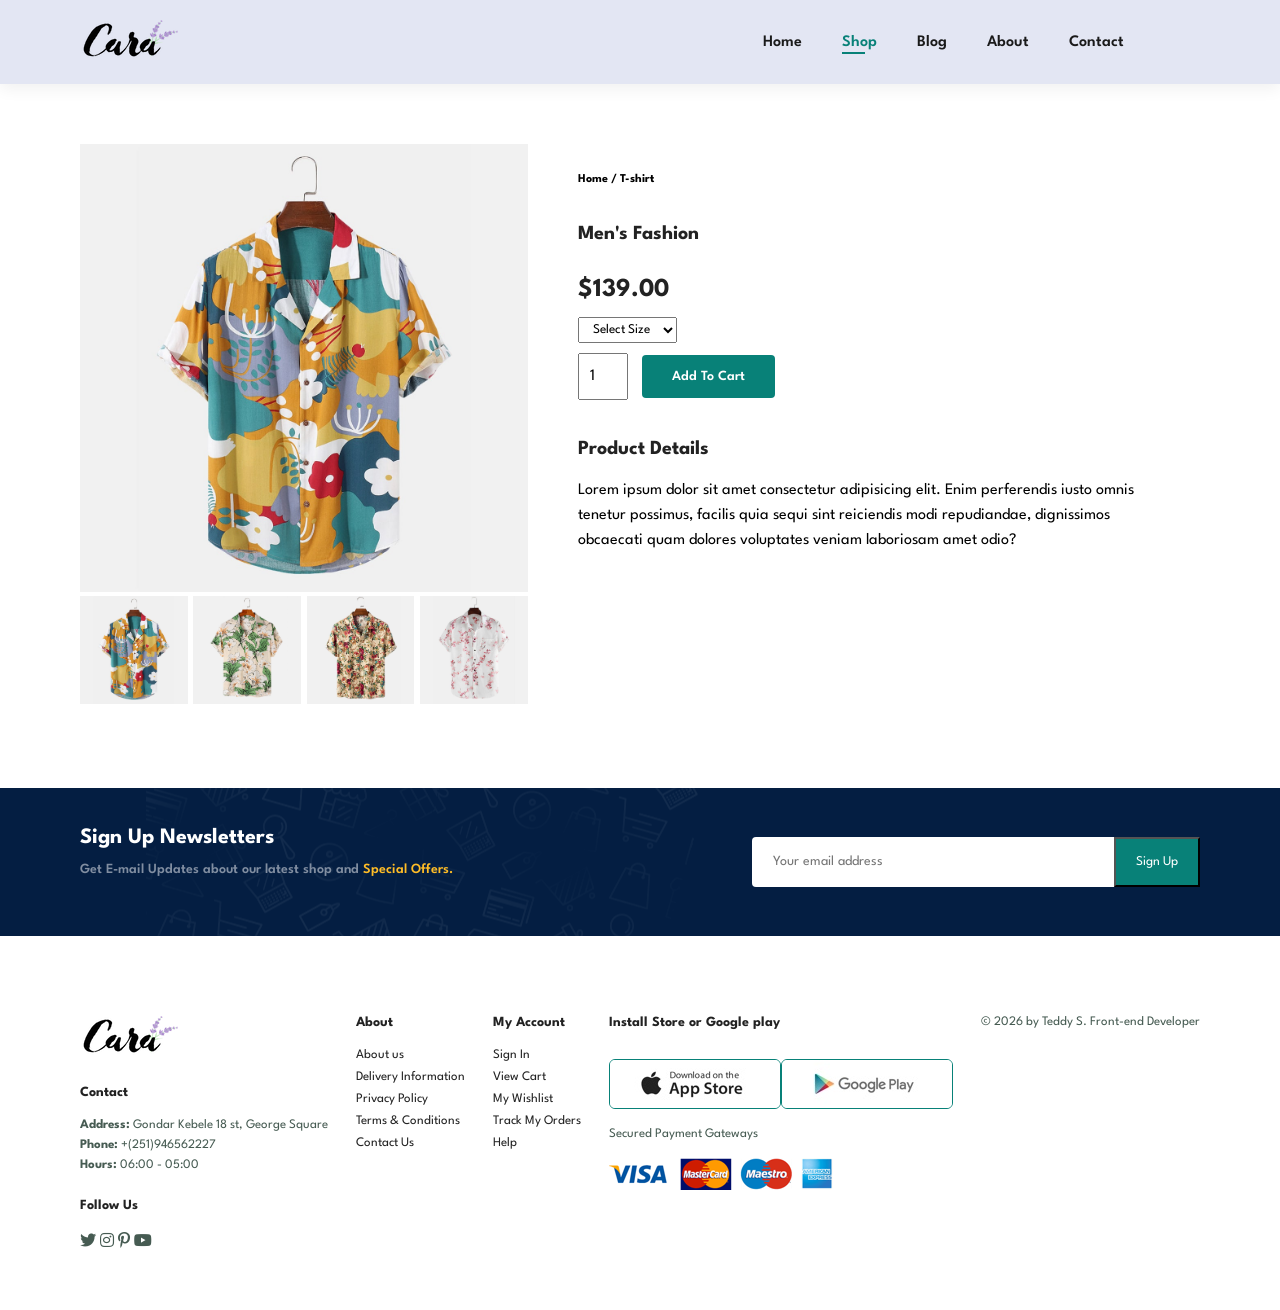
<file: sproduct.html>
<!DOCTYPE html>
<html lang="en">

<head>
    <meta charset="UTF-8">
    <meta http-equiv="X-UA-Compatible" content="IE=edge">
    <meta name="viewport" content="width=device-width, initial-scale=1.0">
    <title>Teddy's E-Commerce Website - Product Details</title>
    <link rel="stylesheet" href="https://pro.fontawesome.com/releases/v5.10.0/css/all.css">
    <link rel="stylesheet" href="style.css">
</head>

<body>

    <section id="header">
        <a href="#"><img src="img/logo.png" alt="logo"></a>
        <div>
            <ul id="navbar">
                <li><a href="index.html">Home</a></li>
                <li><a class="active" href="shop.html">Shop</a></li>
                <li><a href="blog.html">Blog</a></li>
                <li><a href="about.html">About</a></li>
                <li><a href="contact.html">Contact</a></li>
                <li><a class="lg-bag" href="cart.html"><i class="far fa-shopping-bag"></i></a></li>
                <a href="#" id="close"><i class="far fa-times"></i></a>
            </ul>
        </div>
        <div id="mobile">
            <a href="cart.html"><i class="far fa-shopping-bag"></i></a>
            <i id="bar" class="fas fa-outdent"></i>
        </div>
    </section>

    <section id="prodetails" class="section-p1">
        <div class="single-pro-image">
            <img src="img/products/f1.jpg" width="100%" id="MainImg" alt="">
            <div class="small-img-group">
                <div class="small-img-col"><img src="img/products/f1.jpg" width="100%" class="small-img" alt=""></div>
                <div class="small-img-col"><img src="img/products/f2.jpg" width="100%" class="small-img" alt=""></div>
                <div class="small-img-col"><img src="img/products/f3.jpg" width="100%" class="small-img" alt=""></div>
                <div class="small-img-col"><img src="img/products/f4.jpg" width="100%" class="small-img" alt=""></div>
            </div>
        </div>
        <div class="single-pro-details">
            <h6>Home / T-shirt</h6>
            <h4>Men's Fashion</h4>
            <h2>$139.00</h2>
            <select>
                <option>Select Size</option>
                <option>XL</option>
                <option>XXL</option>
                <option>Small</option>
                <option>Large</option>
            </select>
            <input type="number" value="1">
            <button class="normal">Add To Cart</button>
            <h4>Product Details</h4>
            <span>Lorem ipsum dolor sit amet consectetur adipisicing elit. Enim perferendis iusto omnis tenetur possimus, facilis quia sequi sint reiciendis modi repudiandae, dignissimos obcaecati quam dolores voluptates veniam laboriosam amet odio?</span>
        </div>
    </section>

    <section id="newsletter" class="section-p1 section-m1">
        <div class="newstext"><h4>Sign Up Newsletters</h4><p>Get E-mail Updates about our latest shop and <span>Special Offers.</span></p></div>
        <div class="form"><input type="text" placeholder="Your email address"><button>Sign Up</button></div>
    </section>

    <footer class="section-p1">
        <div class="col"><img class="logo" src="img/logo.png" alt=""><h4>Contact</h4><p><strong>Address: </strong>Gondar Kebele 18 st, George Square</p><p><strong>Phone: </strong>+(251)946562227</p><p><strong>Hours: </strong>06:00 - 05:00</p><div class="follow"><h4>Follow Us</h4><div class="icon"><i class="fab fa-twitter"></i><i class="fab fa-instagram"></i><i class="fab fa-pinterest-p"></i><i class="fab fa-youtube"></i></div></div></div>
        <div class="col"><h4>About</h4><a href="#">About us</a><a href="#">Delivery Information</a><a href="#">Privacy Policy</a><a href="#">Terms & Conditions</a><a href="#">Contact Us</a></div>
        <div class="col"><h4>My Account</h4><a href="#">Sign In</a><a href="#">View Cart</a><a href="#">My Wishlist</a><a href="#">Track My Orders</a><a href="#">Help</a></div>
        <div class="col install"><h4>Install Store or Google play</h4><div class="row"><img src="img/pay/app.jpg" alt=""><img src="img/pay/play.jpg" alt=""></div><p>Secured Payment Gateways</p><img src="img/pay/pay.png" alt=""></div>
        <div class="copyright"><p>&copy; 2026 by Teddy S. Front-end Developer</p></div>
    </footer>

    <script>
        let MainImg = document.getElementById("MainImg");
        let smallimg = document.getElementsByClassName("small-img");
        for(let i = 0; i < smallimg.length; i++) {
            smallimg[i].onclick = function() {
                MainImg.src = smallimg[i].src;
            }
        }
    </script>
    <script src="script.js"></script>
</body>

</html>
</file>
<file: style.css>
@import url('https://fonts.googleapis.com/css2?family=Spartan:wght@100;200;300;400;500;600;700;800;900&display=swap');

* {
    margin: 0;
    padding: 0;
    box-sizing: border-box;
    font-family: 'Spartan', sans-serif;
}

h1 { font-size: 50px; line-height: 64px; color: #222; }
h2 { font-size: 46px; line-height: 54px; color: #222; }
h4 { font-size: 20px; color: #222; }
h6 { font-weight: 700; font-size: 12px; }
p { font-size: 16px; color: #465b52; margin: 15px 0 20px 0; }
.section-p1 { padding: 40px 80px; }
.section-m1 { margin: 40px 0; }

button.normal {
    font-size: 14px;
    font-weight: 600;
    padding: 15px 30px;
    color: #000;
    background-color: #fff;
    border-radius: 4px;
    cursor: pointer;
    border: none;
    outline: none;
    transition: 0.2s;
}
button.white {
    font-size: 13px;
    font-weight: 600;
    padding: 11px 18px;
    color: #fff;
    background-color: transparent;
    cursor: pointer;
    border: 1px solid #fff;
    outline: none;
    transition: 0.2s;
}
body { width: 100%; }

/* Header */
#header {
    display: flex;
    align-items: center;
    justify-content: space-between;
    padding: 20px 80px;
    background: #E3E6F3;
    box-shadow: 0 5px 15px rgba(0,0,0,0.06);
    z-index: 999;
    position: sticky;
    top: 0;
    left: 0;
}
#navbar {
    display: flex;
    align-items: center;
    justify-content: center;
}
#navbar li {
    list-style: none;
    padding: 0 20px;
    position: relative;
}
#navbar li a {
    text-decoration: none;
    font-size: 16px;
    font-weight: 600;
    color: #1a1a1a;
    transition: 0.3s ease;
}
#navbar li a:hover,
#navbar li a.active {
    color: #088178;
}
#navbar li a.active::after {
    content: "";
    width: 30%;
    height: 2px;
    background: #088178;
    position: absolute;
    bottom: -4px;
    left: 20px;
}
#mobile { display: none; align-items: center; }
#close { display: none; }

/* Home page */
#hero {
    background-image: url(img/hero4.png);
    height: 90vh;
    width: 100%;
    background-size: cover;
    background-position: top 25% right 0;
    padding: 0 80px;
    display: flex;
    flex-direction: column;
    align-items: flex-start;
    justify-content: center;
}
#hero h4 { padding-bottom: 15px; }
#hero h1 { color: #088178; }
#hero button {
    background-image: url(img/button.png);
    background-color: transparent;
    color: #088178;
    border: 0;
    padding: 14px 80px 14px 65px;
    background-repeat: no-repeat;
    cursor: pointer;
    font-weight: 700;
}

#feature {
    display: flex;
    align-items: center;
    justify-content: space-between;
    flex-wrap: wrap;
}
#feature .fe-box {
    width: 180px;
    text-align: center;
    padding: 25px 15px;
    box-shadow: 20px 20px 34px rgba(0,0,0,0.03);
    border: 1px solid #cce7d0;
    border-radius: 4px;
    margin: 15px 0;
}
#feature .fe-box:hover { box-shadow: 10px 10px 54px rgba(70,62,221,0.1); }
#feature .fe-box img { width: 100%; margin-bottom: 10px; }
#feature .fe-box h6 {
    display: inline-block;
    padding: 9px 8px 6px;
    line-height: 1;
    border-radius: 4px;
    color: #088178;
    background-color: #fddde4;
}
#feature .fe-box:nth-child(2) h6 { background-color: #cdebbc; }
#feature .fe-box:nth-child(3) h6 { background-color: #d1e8f2; }
#feature .fe-box:nth-child(4) h6 { background-color: #cdd4f8; }
#feature .fe-box:nth-child(5) h6 { background-color: #f6dbf6; }
#feature .fe-box:nth-child(6) h6 { background-color: #fff2e5; }

#product1 { text-align: center; }
#product1 .pro-container {
    display: flex;
    justify-content: space-between;
    padding-top: 20px;
    flex-wrap: wrap;
}
#product1 .pro {
    width: 23%;
    min-width: 250px;
    padding: 10px 12px;
    border: 1px solid #cce7d0;
    border-radius: 25px;
    cursor: pointer;
    box-shadow: 20px 20px 30px rgba(0,0,0,0.02);
    margin: 15px 0;
    transition: 0.2s ease;
    position: relative;
}
#product1 .pro:hover { box-shadow: 20px 20px 30px rgba(0,0,0,0.06); }
#product1 .pro img { width: 100%; border-radius: 25px; }
#product1 .pro .des { text-align: start; padding: 10px 0; }
#product1 .pro .des span { color: #606063; font-size: 12px; }
#product1 .pro .des h5 { padding-top: 7px; color: #1a1a1a; font-size: 14px; }
#product1 .pro .des i { font-size: 12px; color: rgb(243,181,25); }
#product1 .pro .des h4 { padding-top: 7px; font-size: 15px; font-weight: 700; color: #088178; }
#product1 .pro .cart {
    width: 40px;
    height: 40px;
    line-height: 40px;
    border-radius: 50px;
    background-color: #e8f6ea;
    font-weight: 500;
    color: #088178;
    border: 1px solid #cce7d0;
    position: absolute;
    bottom: 20px;
    right: 10px;
}

#banner {
    display: flex;
    flex-direction: column;
    justify-content: center;
    align-items: center;
    text-align: center;
    background-image: url(img/banner/b2.jpg);
    width: 100%;
    height: 40vh;
    background-size: cover;
    background-position: center;
}
#banner h4 { color: #fff; font-size: 16px; }
#banner h2 { color: #fff; font-size: 30px; padding: 10px 0; }
#banner h2 span { color: #ef3636; }
#banner button:hover { background: #088178; color: #fff; }

#sm-banner {
    display: flex;
    justify-content: space-between;
    flex-wrap: wrap;
}
#sm-banner .banner-box {
    display: flex;
    flex-direction: column;
    justify-content: center;
    align-items: flex-start;
    background-image: url(img/banner/b17.jpg);
    min-width: 540px;
    height: 50vh;
    background-size: cover;
    background-position: center;
    padding: 30px;
}
#sm-banner .banner-box2 { background-image: url(img/banner/b10.jpg); }
#sm-banner h4 { color: #fff; font-size: 20px; font-weight: 300; }
#sm-banner h2 { color: #fff; font-size: 28px; font-weight: 800; }
#sm-banner span { color: #fff; font-size: 14px; font-weight: 500; padding-bottom: 15px; }
#sm-banner .banner-box:hover button { background: #088178; border: 1px solid #088178; }

#banner3 {
    display: flex;
    justify-content: space-between;
    flex-wrap: wrap;
    padding: 0 80px;
}
#banner3 .banner-box {
    display: flex;
    flex-direction: column;
    justify-content: center;
    align-items: flex-start;
    background-image: url(img/banner/b7.jpg);
    min-width: 30%;
    height: 30vh;
    background-size: cover;
    background-position: center;
    padding: 20px;
    margin-bottom: 20px;
}
#banner3 .banner-box2 { background-image: url(img/banner/b4.jpg); }
#banner3 .banner-box3 { background-image: url(img/banner/b18.jpg); }
#banner3 h2 { color: #fff; font-weight: 900; font-size: 22px; }
#banner3 h3 { color: #ec544e; font-weight: 800; font-size: 15px; }

#newsletter {
    display: flex;
    justify-content: space-between;
    flex-wrap: wrap;
    align-items: center;
    background-image: url(img/banner/b14.png);
    background-repeat: no-repeat;
    background-position: 20% 30%;
    background-color: #041e42;
}
#newsletter h4 { font-size: 22px; font-weight: 700; color: #fff; }
#newsletter p { font-size: 14px; font-weight: 600; color: #818ea1; }
#newsletter p span { color: #ffbd27; }
#newsletter .form { display: flex; width: 40%; }
#newsletter input {
    height: 3.125rem;
    padding: 0 1.25rem;
    font-size: 14px;
    width: 100%;
    border: 1px solid transparent;
    border-radius: 4px;
    outline: none;
    border-top-right-radius: 0;
    border-bottom-right-radius: 0;
}
#newsletter button {
    background-color: #088178;
    color: #fff;
    white-space: nowrap;
    border-top-left-radius: 0;
    border-bottom-left-radius: 0;
    padding: 0 1.25rem;
    cursor: pointer;
}

footer {
    display: flex;
    flex-wrap: wrap;
    justify-content: space-between;
}
footer .col {
    display: flex;
    flex-direction: column;
    align-items: flex-start;
    margin-bottom: 20px;
}
footer .logo { margin-bottom: 30px; }
footer h4 { font-size: 14px; padding-bottom: 20px; }
footer p { font-size: 13px; margin: 0 0 8px; }
footer a {
    font-size: 13px;
    text-decoration: none;
    color: #222;
    margin-bottom: 10px;
}
footer .follow { margin-top: 20px; }
footer .follow i {
    color: #465b52;
    padding-right: 4px;
    cursor: pointer;
}
footer .install .row img {
    border: 1px solid #088178;
    border-radius: 6px;
}
footer .install img { margin: 10px 0 15px 0; }
footer .follow i:hover, footer a:hover { color: #088178; }

/* Shop page */
#page-header {
    background-image: url(img/banner/b1.jpg);
    width: 100%;
    height: 40vh;
    background-size: cover;
    display: flex;
    justify-content: center;
    text-align: center;
    flex-direction: column;
    padding: 14px;
}
#page-header h2, #page-header p { color: #fff; }

#pagination { text-align: center; }
#pagination a {
    text-decoration: none;
    background-color: #088178;
    padding: 15px 20px;
    border-radius: 4px;
    color: #fff;
    font-weight: 600;
    display: inline-block;
    margin: 0 5px;
}
#pagination a i { font-size: 16px; font-weight: 600; }

/* Single product */
#prodetails {
    display: flex;
    margin-top: 20px;
}
#prodetails .single-pro-image {
    width: 40%;
    margin-right: 50px;
}
.small-img-group {
    display: flex;
    justify-content: space-between;
}
.small-img-col {
    flex-basis: 24%;
    cursor: pointer;
}
#prodetails .single-pro-details {
    width: 50%;
    padding-top: 30px;
}
#prodetails .single-pro-details h4 {
    padding: 40px 0 20px 0;
}
#prodetails .single-pro-details h2 {
    font-size: 26px;
}
#prodetails .single-pro-details select {
    display: block;
    padding: 5px 10px;
    margin-bottom: 10px;
}
#prodetails .single-pro-details input {
    width: 50px;
    height: 47px;
    padding-left: 10px;
    font-size: 16px;
    margin-right: 10px;
}
#prodetails .single-pro-details input:focus {
    outline: none;
}
#prodetails .single-pro-details button {
    background: #088178;
    color: #fff;
}
#prodetails .single-pro-details span {
    line-height: 25px;
}

/* Blog page */
#page-header.blog-header {
    background-image: url(img/banner/b19.jpg);
}
#blog {
    padding: 150px 150px 0 150px;
}
#blog .blog-box {
    display: flex;
    align-items: center;
    width: 100%;
    position: relative;
    padding-bottom: 90px;
}
#blog .blog-img {
    width: 50%;
    margin-right: 40px;
}
#blog img {
    width: 100%;
    height: 300px;
    object-fit: cover;
}
#blog .blog-details {
    width: 50%;
}
#blog .blog-details a {
    text-decoration: none;
    font-size: 11px;
    color: #000;
    font-weight: 700;
    position: relative;
    transition: 0.3s;
}
#blog .blog-details a::after {
    content: "";
    width: 50px;
    height: 1px;
    background-color: #000;
    position: absolute;
    top: 4px;
    right: -60px;
}
#blog .blog-details a:hover {
    color: #088178;
}
#blog .blog-details a:hover::after {
    background-color: #088178;
}
#blog .blog-box h1 {
    position: absolute;
    top: -40px;
    left: 0;
    font-size: 70px;
    font-weight: 700;
    color: #c9cbce;
    z-index: -9;
}

/* Responsive */
@media (max-width:799px) {
    .section-p1 { padding: 40px 40px; }
    #navbar {
        display: flex;
        flex-direction: column;
        align-items: flex-start;
        justify-content: flex-start;
        position: fixed;
        top: 0;
        right: -300px;
        height: 100vh;
        width: 300px;
        background-color: #E3E6F3;
        box-shadow: 0 40px 60px rgba(0,0,0,0.1);
        padding: 80px 0 0 10px;
        transition: 0.3s;
    }
    #navbar.active { right: 0px; }
    #navbar li { margin-bottom: 25px; }
    #mobile {
        display: flex;
        align-items: center;
    }
    #mobile i {
        color: #1a1a1a;
        font-size: 24px;
        padding-left: 20px;
    }
    #close {
        display: initial;
        position: absolute;
        top: 30px;
        left: 30px;
        color: #222;
        font-size: 24px;
    }
    .lg-bag { display: none; }
    #hero {
        height: 90vh;
        padding: 0 80px;
        background-position: top 30% right 30%;
    }
    #feature { justify-content: center; }
    #feature .fe-box { margin: 15px 15px; }
    #product1 .pro-container { justify-content: center; }
    #product1 .pro { margin: 15px; }
    #banner { height: 20vh; }
    #sm-banner .banner-box { min-width: 100%; height: 30vh; }
    #banner3 { padding: 0 40px; }
    #banner3 .banner-box { width: 28%; }
    #newsletter .form { width: 70%; }
    #blog { padding: 100px 20px 0 20px; }
    #blog .blog-box { flex-direction: column; align-items: flex-start; }
    #blog .blog-img { width: 100%; margin-right: 0; margin-bottom: 30px; }
    #blog .blog-details { width: 100%; }
}

@media (max-width:477px) {
    .section-p1 { padding: 20px; }
    #header { padding: 10px 30px; }
    h1 { font-size: 38px; }
    h2 { font-size: 32px; }
    #hero { padding: 0 20px; background-position: 55%; }
    #feature .fe-box { width: 155px; margin: 0 0 15px 0; }
    #product1 .pro { width: 100%; }
    #banner { height: 40vh; }
    #sm-banner .banner-box { height: 40vh; }
    #sm-banner .banner-box2 { margin-top: 20px; }
    #banner3 { padding: 0 20px; flex-direction: column; }
    #banner3 .banner-box { width: 100%; margin-bottom: 20px; }
    #newsletter { padding: 40px 20px; }
    #newsletter .form { width: 100%; }
    footer .copyright { text-align: start; }
    #prodetails { flex-direction: column; }
    #prodetails .single-pro-image { width: 100%; margin-right: 0; }
    #prodetails .single-pro-details { width: 100%; }
    #blog { padding: 80px 20px 0 20px; }
    #blog .blog-box h1 { font-size: 50px; top: -30px; }
}
</file>
